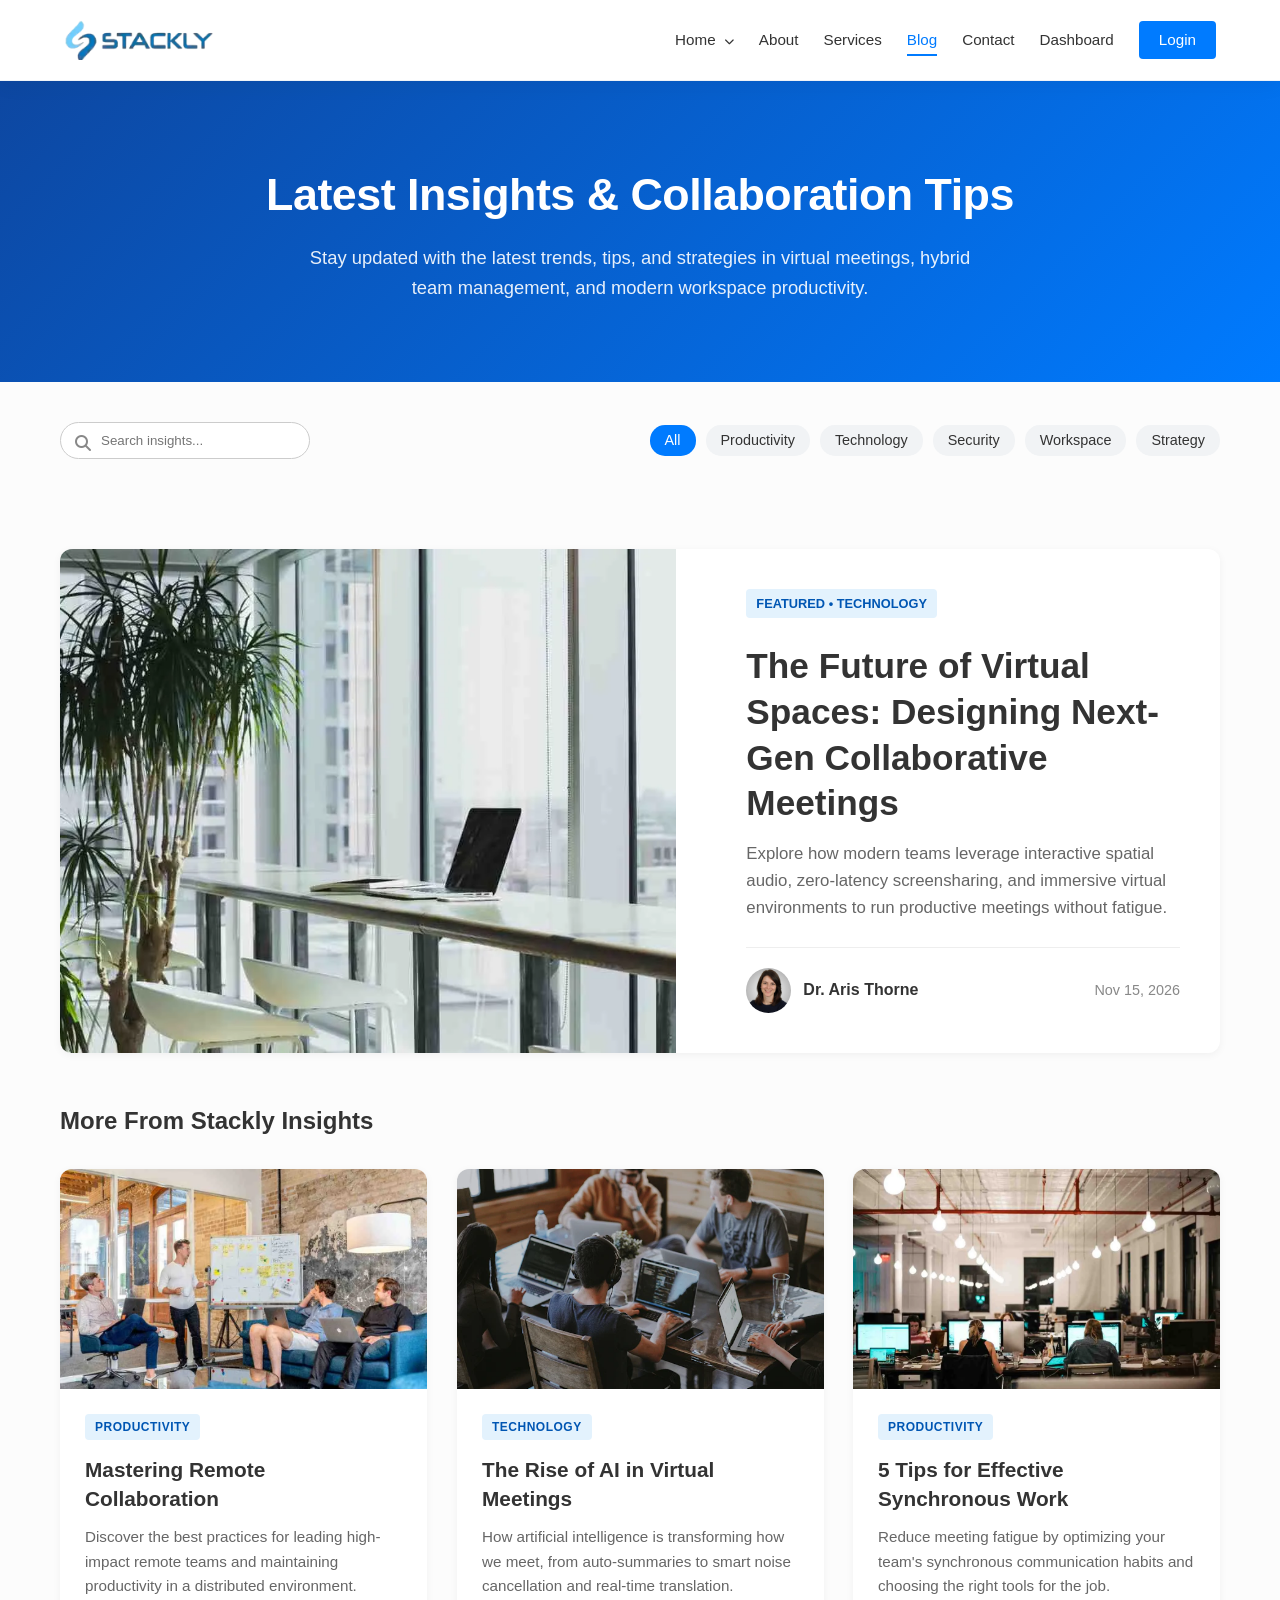
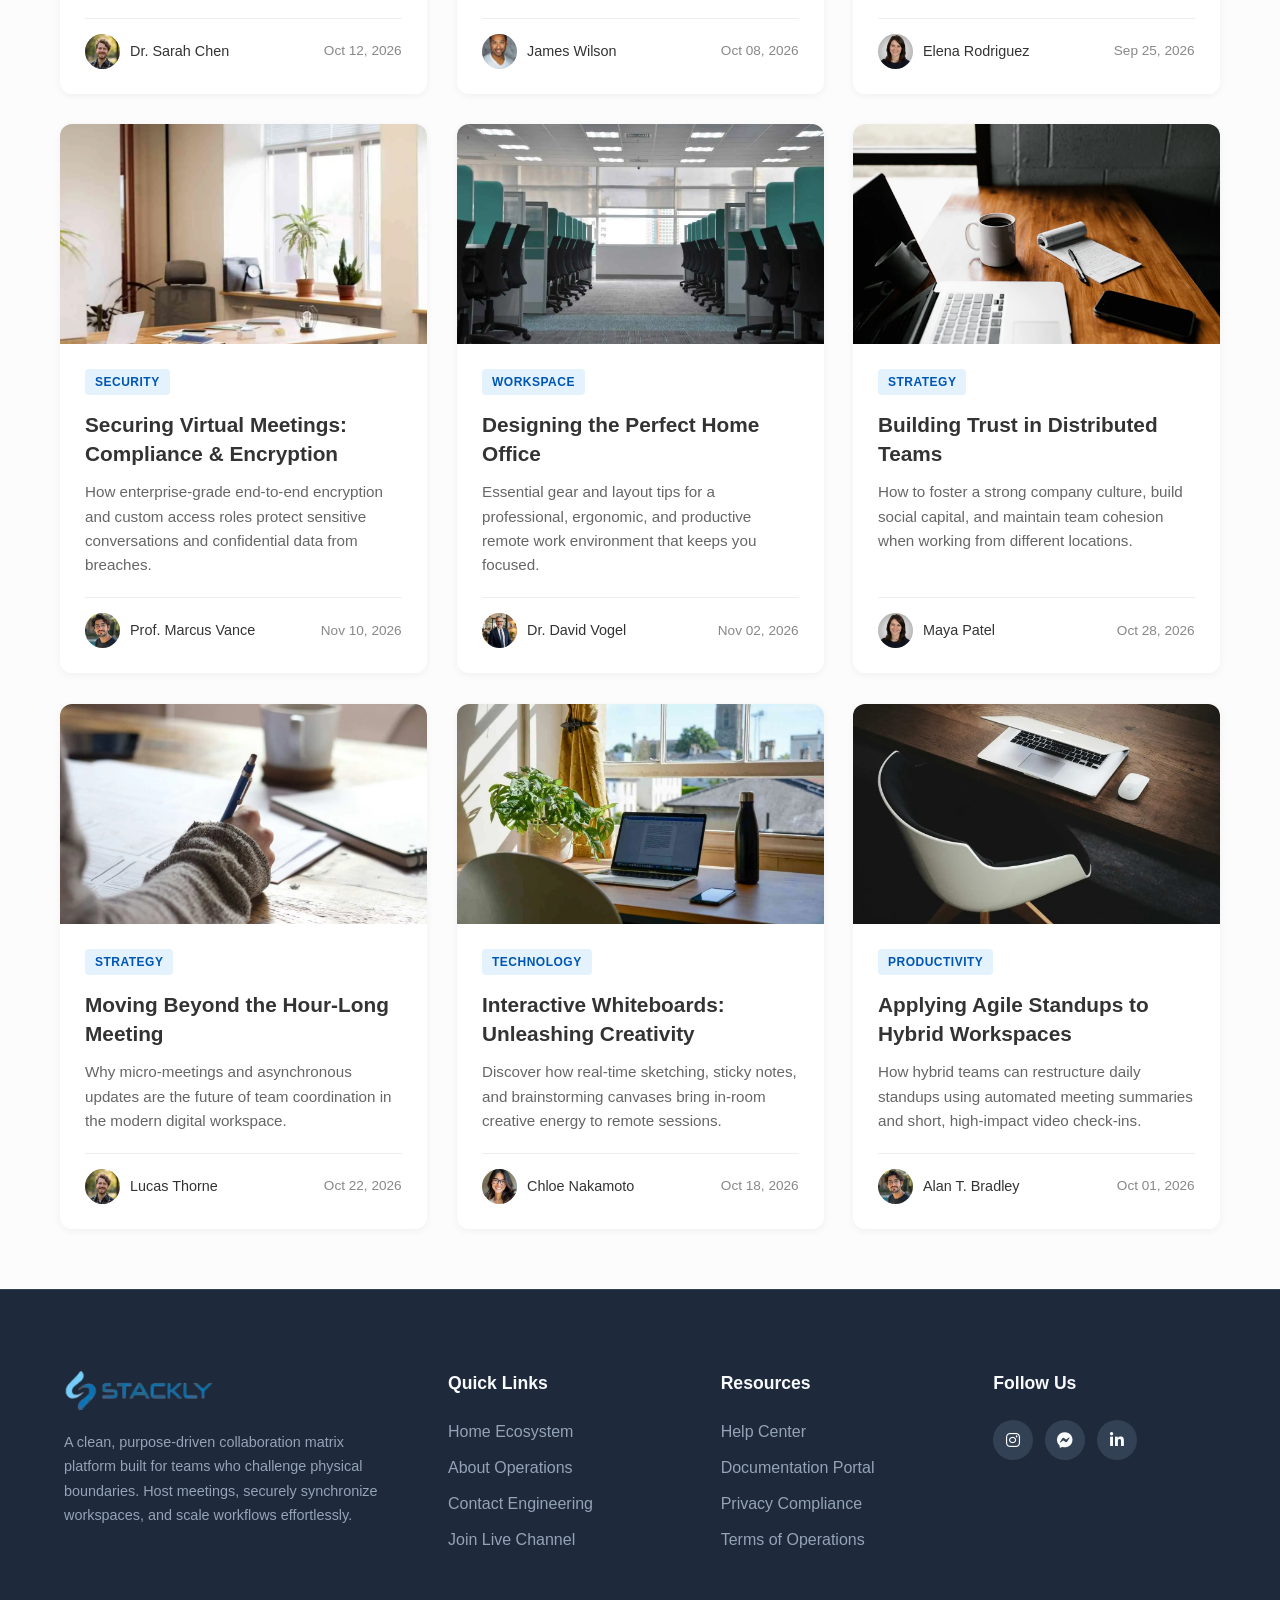
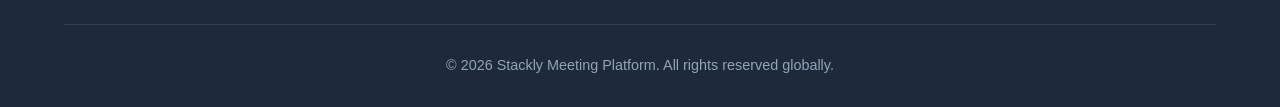
<file: blog.html>
<!DOCTYPE html>
<html lang="en">
<head>
    <meta charset="UTF-8">
    <meta name="viewport" content="width=device-width, initial-scale=1.0">
    <title>Blog - Stackly Meeting & Workspace Insights</title>
    <link rel="stylesheet" href="blog.css">
    <link rel="stylesheet" href="https://cdnjs.cloudflare.com/ajax/libs/font-awesome/6.4.0/css/all.min.css" integrity="sha512-iecdLmaskl7CVkqkXNQ/ZH/XLlvWZOJyj7Yy7tcenmpD1ypASozpmT/E0iPtmFIB46ZmdtAc9eNBvH0H/ZpiBw==" crossorigin="anonymous" referrerpolicy="no-referrer" />
    <script src="script.js" defer></script>
</head>
<body>

<header class="navbar">
    <div class="logo">
        <img src="assets/logo.webp" alt="Stackly" style="height: 40px;">
    </div>

    <div class="menu-toggle" id="menu-toggle">
        <span></span>
        <span></span>
        <span></span>
    </div>

    <nav id="nav-list">
        <div class="dropdown">
            <a href="index.html" class="dropdown-trigger">Home <i class="fas fa-chevron-down" style="font-size: 10px; margin-left: 4px;"></i></a>
            <div class="dropdown-content">
                <a href="index.html">Home 1 </a>
                <a href="home2.html">Home 2 </a>
            </div>
        </div>

        <a href="about.html">About</a>
        <a href="service.html">Services</a>
        <a href="blog.html">Blog</a>
        <a href="contact.html">Contact</a>
        <a href="dashboard.html">Dashboard</a>

        <a href="login.html" class="login-btn">Login</a>
    </nav>
</header>

<section class="blog-hero">
    <div class="container">
        <h1>Latest Insights & Collaboration Tips</h1>
        <p>Stay updated with the latest trends, tips, and strategies in virtual meetings, hybrid team management, and modern workspace productivity.</p>
    </div>
</section>

<!-- Filter and Search Section -->
<section class="blog-filters" style="margin-top: 40px;">
    <div class="container filters-container">
        <div class="search-bar">
            <input type="text" placeholder="Search insights...">
            <i class="fas fa-search"></i>
        </div>
        <div class="categories-tags">
            <span class="filter-tag active">All</span>
            <span class="filter-tag">Productivity</span>
            <span class="filter-tag">Technology</span>
            <span class="filter-tag">Security</span>
            <span class="filter-tag">Workspace</span>
            <span class="filter-tag">Strategy</span>
        </div>
    </div>
</section>

<section class="blog-section">
    <div class="container">
        
        <!-- Featured Large Blog Post -->
        <div class="featured-post reveal">
            <img src="assets/toWEBP (1) (2)/workplace.webp" alt="Digital Team Collaboration" class="featured-img">
            <div class="featured-content">
                <span class="featured-category">Featured • Technology</span>
                <h2 class="featured-title">The Future of Virtual Spaces: Designing Next-Gen Collaborative Meetings</h2>
                <p class="featured-desc">Explore how modern teams leverage interactive spatial audio, zero-latency screensharing, and immersive virtual environments to run productive meetings without fatigue.</p>
                <div class="featured-footer">
                    <div class="featured-author">
                        <img src="assets/uifaces-popular-avatar (1) (1).webp" alt="Dr. Aris Thorne">
                        <span>Dr. Aris Thorne</span>
                    </div>
                    <span class="featured-date">Nov 15, 2026</span>
                </div>
            </div>
        </div>

        <h2 style="margin-bottom: 30px;">More From Stackly Insights</h2>

        <div class="blog-grid">
            <!-- Blog Post 1 -->
            <article class="blog-card reveal">
                <img src="assets/toWEBP (1) (2)/team-meeting.webp" alt="Remote Collaboration" class="blog-img">
                <div class="blog-content">
                    <span class="blog-category">Productivity</span>
                    <h3>Mastering Remote Collaboration</h3>
                    <p>Discover the best practices for leading high-impact remote teams and maintaining productivity in a distributed environment.</p>
                    <div class="blog-footer">
                        <div class="author">
                            <img src="assets/uifaces-popular-avatar (2) (1).webp" alt="Dr. Sarah Chen">
                            <span>Dr. Sarah Chen</span>
                        </div>
                        <span class="date">Oct 12, 2026</span>
                    </div>
                </div>
            </article>

            <!-- Blog Post 2 -->
            <article class="blog-card reveal">
                <img src="assets/hero_image_1.webp" alt="AI in Meetings" class="blog-img">
                <div class="blog-content">
                    <span class="blog-category">Technology</span>
                    <h3>The Rise of AI in Virtual Meetings</h3>
                    <p>How artificial intelligence is transforming how we meet, from auto-summaries to smart noise cancellation and real-time translation.</p>
                    <div class="blog-footer">
                        <div class="author">
                            <img src="assets/user_profile.webp" alt="James Wilson">
                            <span>James Wilson</span>
                        </div>
                        <span class="date">Oct 08, 2026</span>
                    </div>
                </div>
            </article>

            <!-- Blog Post 3 -->
            <article class="blog-card reveal">
                <img src="assets/toWEBP (1) (2)/workplace1.webp" alt="Synchronous Work" class="blog-img">
                <div class="blog-content">
                    <span class="blog-category">Productivity</span>
                    <h3>5 Tips for Effective Synchronous Work</h3>
                    <p>Reduce meeting fatigue by optimizing your team's synchronous communication habits and choosing the right tools for the job.</p>
                    <div class="blog-footer">
                        <div class="author">
                            <img src="assets/uifaces-popular-avatar (1) (1).webp" alt="Elena Rodriguez">
                            <span>Elena Rodriguez</span>
                        </div>
                        <span class="date">Sep 25, 2026</span>
                    </div>
                </div>
            </article>

            <!-- Blog Post 4 -->
            <article class="blog-card reveal">
                <img src="assets/toWEBP (1) (2)/workplace2.webp" alt="Securing Virtual Meetings" class="blog-img">
                <div class="blog-content">
                    <span class="blog-category">Security</span>
                    <h3>Securing Virtual Meetings: Compliance & Encryption</h3>
                    <p>How enterprise-grade end-to-end encryption and custom access roles protect sensitive conversations and confidential data from breaches.</p>
                    <div class="blog-footer">
                        <div class="author">
                            <img src="assets/uifaces-popular-avatar (4) (1).webp" alt="Prof. Marcus Vance">
                            <span>Prof. Marcus Vance</span>
                        </div>
                        <span class="date">Nov 10, 2026</span>
                    </div>
                </div>
            </article>

            <!-- Blog Post 5 -->
            <article class="blog-card reveal">
                <img src="assets/toWEBP (1) (2)/banner-office.webp" alt="Home Office" class="blog-img">
                <div class="blog-content">
                    <span class="blog-category">Workspace</span>
                    <h3>Designing the Perfect Home Office</h3>
                    <p>Essential gear and layout tips for a professional, ergonomic, and productive remote work environment that keeps you focused.</p>
                    <div class="blog-footer">
                        <div class="author">
                            <img src="assets/author_david_vogel.png" alt="Dr. David Vogel">
                            <span>Dr. David Vogel</span>
                        </div>
                        <span class="date">Nov 02, 2026</span>
                    </div>
                </div>
            </article>

            <!-- Blog Post 6 -->
            <article class="blog-card reveal">
                <img src="assets/collab_image.webp" alt="Distributed Trust" class="blog-img">
                <div class="blog-content">
                    <span class="blog-category">Strategy</span>
                    <h3>Building Trust in Distributed Teams</h3>
                    <p>How to foster a strong company culture, build social capital, and maintain team cohesion when working from different locations.</p>
                    <div class="blog-footer">
                        <div class="author">
                            <img src="assets/uifaces-popular-avatar (1) (1).webp" alt="Maya Patel">
                            <span>Maya Patel</span>
                        </div>
                        <span class="date">Oct 28, 2026</span>
                    </div>
                </div>
            </article>

            <!-- Blog Post 7 -->
            <article class="blog-card reveal">
                <img src="assets/toWEBP (1) (2)/writing.webp" alt="Meeting Future" class="blog-img">
                <div class="blog-content">
                    <span class="blog-category">Strategy</span>
                    <h3>Moving Beyond the Hour-Long Meeting</h3>
                    <p>Why micro-meetings and asynchronous updates are the future of team coordination in the modern digital workspace.</p>
                    <div class="blog-footer">
                        <div class="author">
                            <img src="assets/uifaces-popular-avatar (2) (1).webp" alt="Lucas Thorne">
                            <span>Lucas Thorne</span>
                        </div>
                        <span class="date">Oct 22, 2026</span>
                    </div>
                </div>
            </article>

            <!-- Blog Post 8 -->
            <article class="blog-card reveal">
                <img src="assets/toWEBP (1) (2)/workplace3.webp" alt="Digital Whiteboards" class="blog-img">
                <div class="blog-content">
                    <span class="blog-category">Technology</span>
                    <h3>Interactive Whiteboards: Unleashing Creativity</h3>
                    <p>Discover how real-time sketching, sticky notes, and brainstorming canvases bring in-room creative energy to remote sessions.</p>
                    <div class="blog-footer">
                        <div class="author">
                            <img src="assets/uifaces-popular-avatar (3) (1).webp" alt="Chloe Nakamoto">
                            <span>Chloe Nakamoto</span>
                        </div>
                        <span class="date">Oct 18, 2026</span>
                    </div>
                </div>
            </article>

            <!-- Blog Post 9 -->
            <article class="blog-card reveal">
                <img src="assets/toWEBP (1) (2)/workplace4.webp" alt="Agile Standups" class="blog-img">
                <div class="blog-content">
                    <span class="blog-category">Productivity</span>
                    <h3>Applying Agile Standups to Hybrid Workspaces</h3>
                    <p>How hybrid teams can restructure daily standups using automated meeting summaries and short, high-impact video check-ins.</p>
                    <div class="blog-footer">
                        <div class="author">
                            <img src="assets/uifaces-popular-avatar (4) (1).webp" alt="Alan T. Bradley">
                            <span>Alan T. Bradley</span>
                        </div>
                        <span class="date">Oct 01, 2026</span>
                    </div>
                </div>
            </article>
        </div>

        <!-- Pagination Controls -->
     
    </div>
</section>

<!-- Newsletter Section -->


<footer class="footer">
    <div class="footer-container">
        <div class="footer-col">
            <div class="logo"><img src="assets/logo.webp" alt="Stackly" style="height: 40px;"></div>
            <p>
                A clean, purpose-driven collaboration matrix platform built for teams who challenge physical boundaries. Host meetings, securely synchronize workspaces, and scale workflows effortlessly.
            </p>
        </div>

        <div class="footer-col">
            <h4>Quick Links</h4>
            <ul>
                <li><a href="index.html">Home Ecosystem</a></li>
                <li><a href="about.html">About Operations</a></li>
                <li><a href="contact.html">Contact Engineering</a></li>
                <li><a href="404.html">Join Live Channel</a></li>
            </ul>
        </div>

        <div class="footer-col">
            <h4>Resources</h4>
            <ul>
                <li><a href="404.html">Help Center</a></li>
                <li><a href="404.html">Documentation Portal</a></li>
                <li><a href="404.html">Privacy Compliance</a></li>
                <li><a href="404.html">Terms of Operations</a></li>
            </ul>
        </div>

        <div class="footer-col">
            <h4>Follow Us</h4>
            <div class="social-links">
                <a href="404.html" aria-label="Instagram Profile"><i class="fa-brands fa-instagram"></i></a>
                <a href="404.html" aria-label="Messenger Channel"><i class="fa-brands fa-facebook-messenger"></i></a>
            
                <a href="404.html" aria-label="LinkedIn Ecosystem"><i class="fa-brands fa-linkedin-in"></i></a>
            </div>
        </div>
    </div>

    <div class="footer-bottom">
        <p>&copy; 2026 Stackly Meeting Platform. All rights reserved globally.</p>
    </div>
</footer>

<script>
    // Menu Toggle
    document.getElementById('menu-toggle').addEventListener('click', function() {
        document.getElementById('nav-list').classList.toggle('active');
    });

    // Scroll Reveal Animation
    function reveal() {
        let reveals = document.querySelectorAll(".reveal");
        for (let i = 0; i < reveals.length; i++) {
            let windowHeight = window.innerHeight;
            let elementTop = reveals[i].getBoundingClientRect().top;
            let elementVisible = 100;
            if (elementTop < windowHeight - elementVisible) {
                reveals[i].classList.add("active");
            }
        }
    }
    window.addEventListener("scroll", reveal);
    document.addEventListener("DOMContentLoaded", reveal);

    // Active Navbar Link Logic
    const currentPath = window.location.pathname.split('/').pop() || 'index.html';
    document.querySelectorAll('#nav-list a').forEach(link => {
        if (link.getAttribute('href') === currentPath) {
            link.classList.add('active');
        }
    });

    // Client-side Filter & Search Logic
    const searchInput = document.querySelector('.search-bar input');
    const filterTags = document.querySelectorAll('.filter-tag');
    const blogCards = document.querySelectorAll('.blog-card');
    const featuredCard = document.querySelector('.featured-post');

    function filterPosts() {
        const searchTerm = searchInput.value.toLowerCase().trim();
        const activeTag = document.querySelector('.filter-tag.active').textContent.trim();

        blogCards.forEach(card => {
            const title = card.querySelector('h3').textContent.toLowerCase();
            const desc = card.querySelector('p').textContent.toLowerCase();
            const category = card.querySelector('.blog-category').textContent.trim();

            const matchesSearch = title.includes(searchTerm) || desc.includes(searchTerm);
            const matchesCategory = activeTag === 'All' || category.toLowerCase() === activeTag.toLowerCase();

            if (matchesSearch && matchesCategory) {
                card.style.display = 'flex';
                setTimeout(() => {
                    card.classList.add('active');
                }, 50);
            } else {
                card.style.display = 'none';
                card.classList.remove('active');
            }
        });

        // For featured post
        if (featuredCard) {
            const fTitle = featuredCard.querySelector('.featured-title').textContent.toLowerCase();
            const fDesc = featuredCard.querySelector('.featured-desc').textContent.toLowerCase();
            const fCategory = featuredCard.querySelector('.featured-category').textContent.trim();

            const matchesSearch = fTitle.includes(searchTerm) || fDesc.includes(searchTerm);
            // Check if fCategory contains the activeTag (excluding "Featured • ")
            const categoryClean = fCategory.replace('Featured • ', '').trim();
            const matchesCategory = activeTag === 'All' || categoryClean.toLowerCase() === activeTag.toLowerCase();

            if (matchesSearch && matchesCategory) {
                featuredCard.style.display = 'grid';
                setTimeout(() => {
                    featuredCard.classList.add('active');
                }, 50);
            } else {
                featuredCard.style.display = 'none';
                featuredCard.classList.remove('active');
            }
        }
    }

    if (searchInput) {
        searchInput.addEventListener('input', filterPosts);
    }

    filterTags.forEach(tag => {
        tag.addEventListener('click', () => {
            filterTags.forEach(t => t.classList.remove('active'));
            tag.classList.add('active');
            filterPosts();
        });
    });
</script>

</body>
</html>
</file>
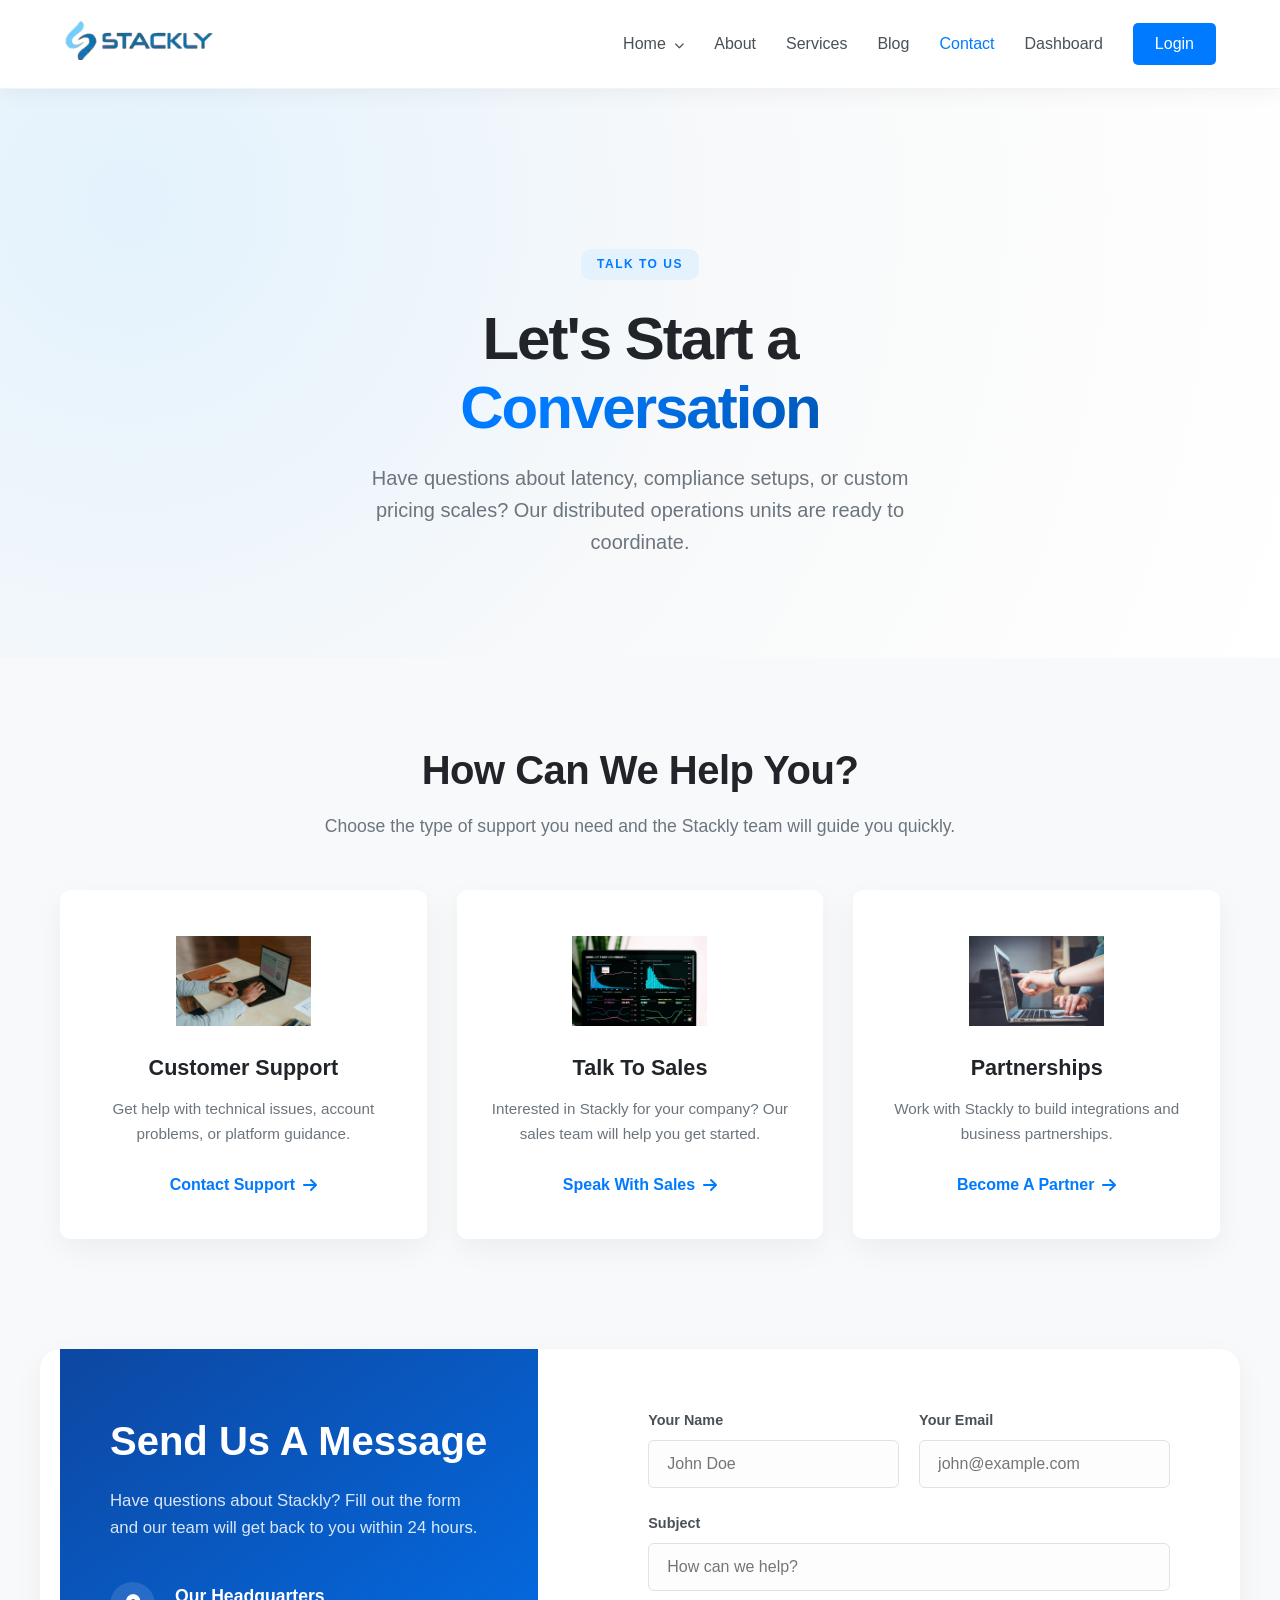
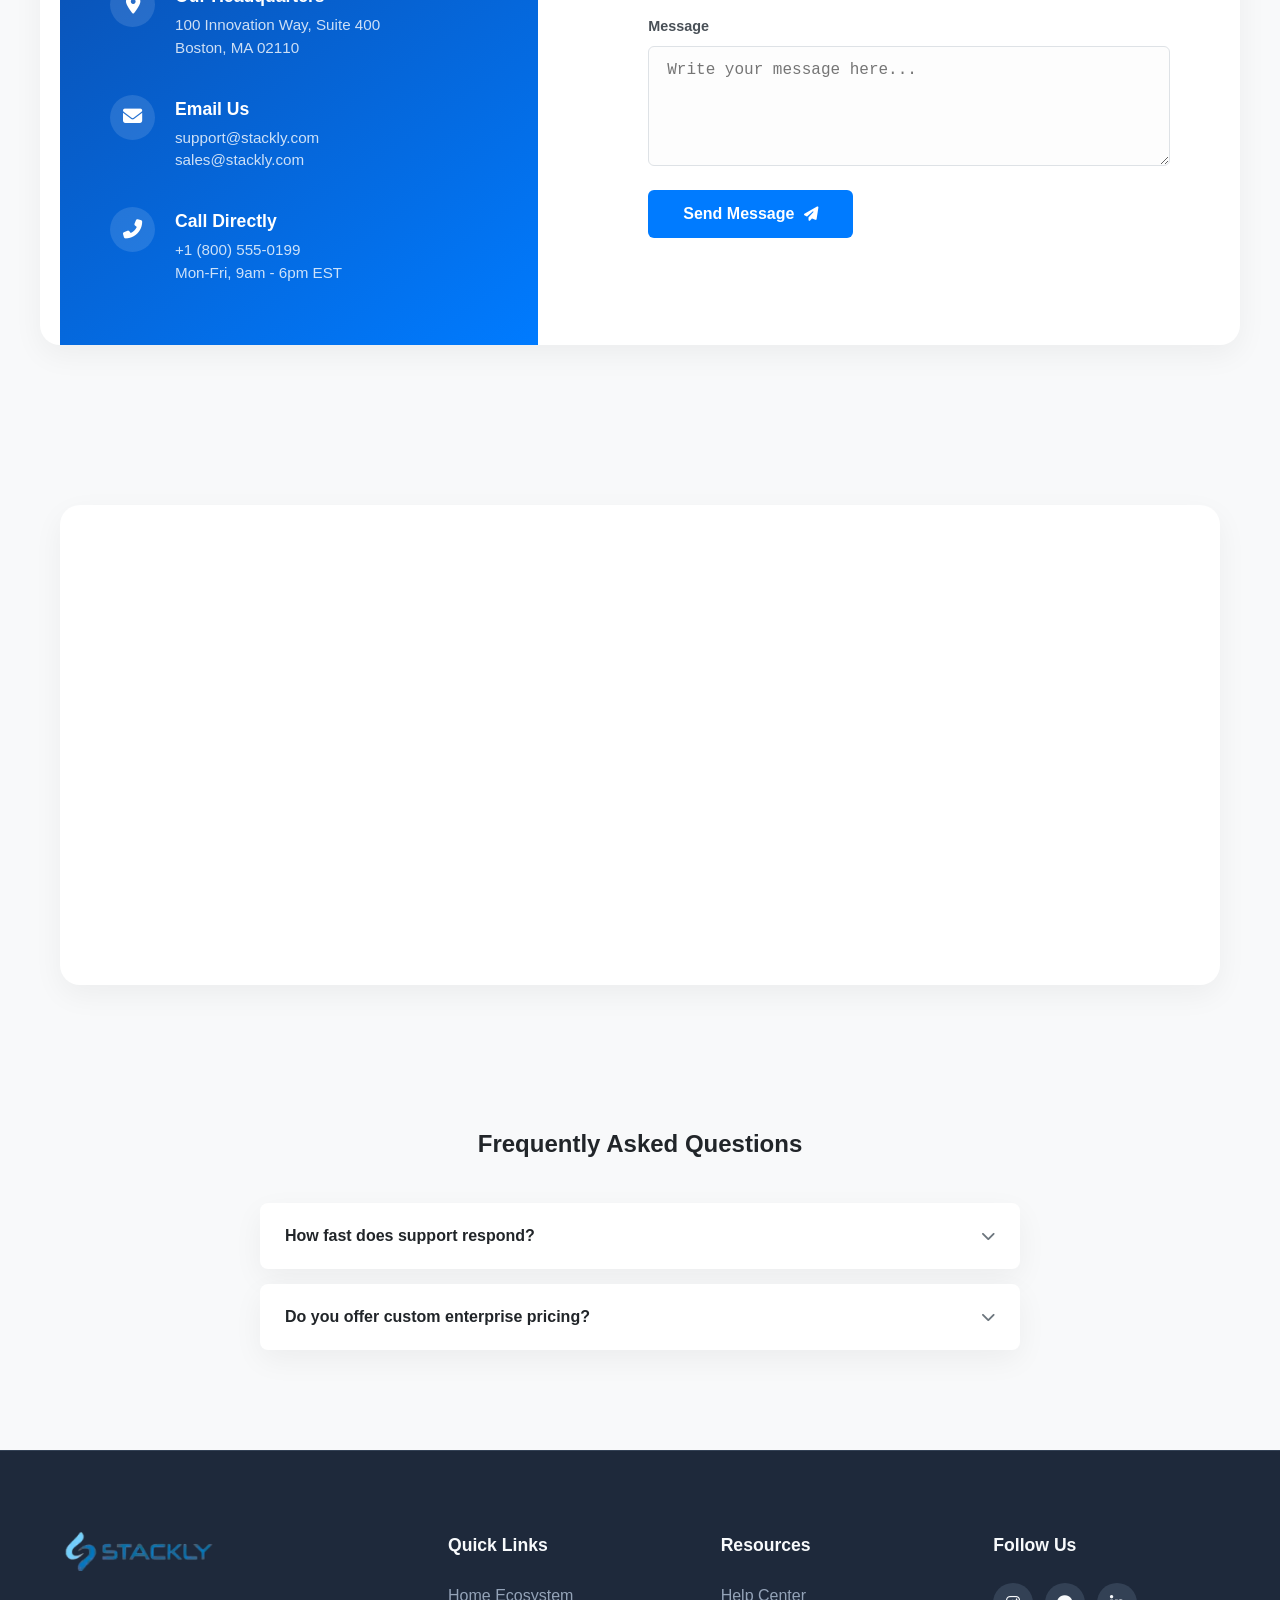
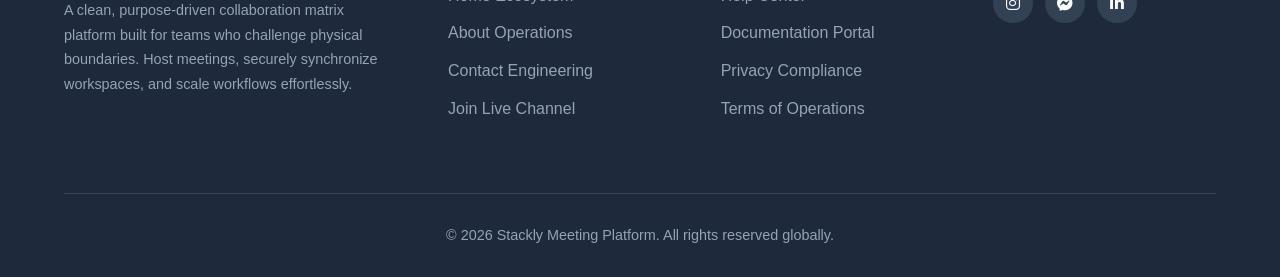
<file: contact.html>
<!DOCTYPE html>
<html lang="en">
<head>
    <meta charset="UTF-8">
    <meta name="viewport" content="width=device-width, initial-scale=1.0">
    <title>Stackly Contact</title>
    <link rel="stylesheet" href="contact.css">
    <link rel="stylesheet" href="https://cdnjs.cloudflare.com/ajax/libs/font-awesome/6.4.0/css/all.min.css" integrity="sha512-iecdLmaskl7CVkqkXNQ/ZH/XLlvWZOJyj7Yy7tcenmpD1ypASozpmT/E0iPtmFIB46ZmdtAc9eNBvH0H/ZpiBw==" crossorigin="anonymous" referrerpolicy="no-referrer" />
</head>
<body>

<header class="navbar">
    <div class="logo">
        <img src="assets/logo.webp" alt="Stackly" style="height: 40px;">
    </div>

    <div class="menu-toggle" id="menu-toggle">
        <span></span>
        <span></span>
        <span></span>
    </div>

    <nav id="nav-list">
        <div class="dropdown">
            <a href="index.html" class="dropdown-trigger">Home <i class="fas fa-chevron-down" style="font-size: 10px; margin-left: 4px;"></i></a>
            <div class="dropdown-content">
                <a href="index.html">Home 1 </a>
                <a href="home2.html">Home 2 </a>
            </div>
        </div>

        <a href="about.html">About</a>
        <a href="service.html">Services</a>
        <a href="blog.html">Blog</a>
        <a href="contact.html">Contact</a>
        <a href="dashboard.html">Dashboard</a>

        <a href="login.html" class="login-btn">Login</a>
    </nav>
</header>

<section class="contact-hero">
    <div class="container hero-content">
        <span class="badge fade-up">TALK TO US</span>
        <h1 class="fade-up" style="animation-delay: 0.05s;">Let's Start a <br><span>Conversation</span></h1>
        <p class="fade-up" style="animation-delay: 0.15s;">Have questions about latency, compliance setups, or custom pricing scales? Our distributed operations units are ready to coordinate.</p>
    </div>
</section>

<section class="help-section">
    <div class="container">
        <h2>How Can We Help You?</h2>
        <p class="subtitle">Choose the type of support you need and the Stackly team will guide you quickly.</p>
        
        <div class="help-container">
            <div class="help-card fade-up">
                <div class="card-icon-wrapper">
                    <img src="assets/toWEBP (1) (2)/skills.webp" alt="support">
                </div>
                <h3>Customer Support</h3>
                <p>Get help with technical issues, account problems, or platform guidance.</p>
                <a href="404.html">Contact Support <i class="fas fa-arrow-right"></i></a>
            </div>

            <div class="help-card fade-up" style="animation-delay: 0.1s;">
                <div class="card-icon-wrapper">
                    <img src="assets/sales_illustration.webp" alt="sales">
                </div>
                <h3>Talk To Sales</h3>
                <p>Interested in Stackly for your company? Our sales team will help you get started.</p>
                <a href="404.html">Speak With Sales <i class="fas fa-arrow-right"></i></a>
            </div>

            <div class="help-card fade-up" style="animation-delay: 0.2s;">
                <div class="card-icon-wrapper">
                    <img src="assets/partner_illustration.webp" alt="partner">
                </div>
                <h3>Partnerships</h3>
                <p>Work with Stackly to build integrations and business partnerships.</p>
                <a href="404.html">Become A Partner <i class="fas fa-arrow-right"></i></a>
            </div>
        </div>
    </div>
</section>

<section class="contact-wrapper">
    <div class="container contact-grid">
        
        <div class="contact-info-panel fade-up">
            <div class="info-header">
                <h1>Send Us A Message</h1>
                <p>Have questions about Stackly? Fill out the form and our team will get back to you within 24 hours.</p>
            </div>
            
            <div class="info-list">
                <div class="info-item">
                    <div class="info-icon"><i class="fas fa-map-marker-alt"></i></div>
                    <div class="info-text">
                        <h4>Our Headquarters</h4>
                        <p>100 Innovation Way, Suite 400<br>Boston, MA 02110</p>
                    </div>
                </div>
                <div class="info-item">
                    <div class="info-icon"><i class="fas fa-envelope"></i></div>
                    <div class="info-text">
                        <h4>Email Us</h4>
                        <p>support@stackly.com<br>sales@stackly.com</p>
                    </div>
                </div>
                <div class="info-item">
                    <div class="info-icon"><i class="fas fa-phone-alt"></i></div>
                    <div class="info-text">
                        <h4>Call Directly</h4>
                        <p>+1 (800) 555-0199<br>Mon-Fri, 9am - 6pm EST</p>
                    </div>
                </div>
            </div>
        </div>

        <div class="contact-form-panel fade-up" style="animation-delay: 0.15s;">
            <form class="contact-form" onsubmit="window.location.href='404.html'; return false;">
                <div class="form-row">
                    <div class="form-group">
                        <label>Your Name</label>
                        <input type="text" placeholder="John Doe" required>
                    </div>
                    <div class="form-group">
                        <label>Your Email</label>
                        <input type="email" placeholder="john@example.com" required>
                    </div>
                </div>
                <div class="form-group">
                    <label>Subject</label>
                    <input type="text" placeholder="How can we help?" required>
                </div>
                <div class="form-group">
                    <label>Message</label>
                    <textarea placeholder="Write your message here..." rows="5" required></textarea>
                </div>
                <button type="submit" class="submit-btn">
                    <span>Send Message</span> <i class="fas fa-paper-plane"></i>
                </button>
            </form>
        </div>

    </div>
</section>

<section class="map-section reveal">
    <div class="container">
        <div class="map-wrapper">
            <iframe 
                src="https://www.google.com/maps/embed?pb=!1m18!1m12!1m3!1d2948.175249533342!2d-71.05608682343272!3d42.36009093475143!2m3!1f0!2f0!3f0!3m2!1i1024!2i768!4f13.1!3m3!1m2!1s0x89e370843cd34127%3A0xea8c66861a8efde4!2sInnovation%20Dist.%2C%20Boston%2C%20MA%2C%20USA!5e0!3m2!1sen!2sin!4v1718170000000!5m2!1sen!2sin" 
                width="100%" 
                height="450" 
                style="border:0; border-radius: var(--radius);" 
                allowfullscreen="" 
                loading="lazy" 
                referrerpolicy="no-referrer-when-downgrade">
            </iframe>
        </div>
    </div>
</section>

<section class="faq-section">
    <div class="container" style="max-width: 800px;">
        <h2 style="text-align: center; margin-bottom: 40px;">Frequently Asked Questions</h2>
        <div class="faq-accordion">
            <div class="faq-item">
                <div class="faq-question">How fast does support respond? <i class="fas fa-chevron-down"></i></div>
                <div class="faq-answer"><p>Our core technical support unit operates around the clock, aiming to address critical infrastructure items within 2 hours, and standard queries within one business day.</p></div>
            </div>
            <div class="faq-item">
                <div class="faq-question">Do you offer custom enterprise pricing? <i class="fas fa-chevron-down"></i></div>
                <div class="faq-answer"><p>Yes! For teams requiring deep biotechnology data configurations or advanced compliance parameters, contact our sales panel above to customize a dedicated plan details page.</p></div>
            </div>
        </div>
    </div>
</section>

<footer class="footer">
    <div class="footer-container">
        <div class="footer-col">
            <div class="logo"><img src="assets/logo.webp" alt="Stackly" style="height: 40px;"></div>
            <p>
                A clean, purpose-driven collaboration matrix platform built for teams who challenge physical boundaries. Host meetings, securely synchronize workspaces, and scale workflows effortlessly.
            </p>
        </div>

        <div class="footer-col">
            <h4>Quick Links</h4>
            <ul>
                <li><a href="index.html">Home Ecosystem</a></li>
                <li><a href="about.html">About Operations</a></li>
                <li><a href="contact.html">Contact Engineering</a></li>
                <li><a href="404.html">Join Live Channel</a></li>
            </ul>
        </div>

        <div class="footer-col">
            <h4>Resources</h4>
            <ul>
                <li><a href="404.html">Help Center</a></li>
                <li><a href="404.html">Documentation Portal</a></li>
                <li><a href="404.html">Privacy Compliance</a></li>
                <li><a href="404.html">Terms of Operations</a></li>
            </ul>
        </div>

        <div class="footer-col">
            <h4>Follow Us</h4>
            <div class="social-links">
                <a href="404.html" aria-label="Instagram Profile"><i class="fa-brands fa-instagram"></i></a>
                <a href="404.html" aria-label="Messenger Channel"><i class="fa-brands fa-facebook-messenger"></i></a>
               
                <a href="404.html" aria-label="LinkedIn Ecosystem"><i class="fa-brands fa-linkedin-in"></i></a>
            </div>
        </div>
    </div>

    <div class="footer-bottom">
        <p>&copy; 2026 Stackly Meeting Platform. All rights reserved globally.</p>
    </div>
</footer>

<script>
    // Navbar Toggle Links
    const menu = document.getElementById("menu-toggle");
    const nav = document.getElementById("nav-list");

    menu.addEventListener("click", () => {
        nav.classList.toggle("active");
        menu.classList.toggle("open");
    });

    const currentPath = window.location.pathname.split('/').pop() || 'index.html';
    document.querySelectorAll('#nav-list a').forEach(link => {
        if (link.getAttribute('href') === currentPath) {
            link.classList.add('active');
        }
    });

    // FAQ Accordion Handler
    document.querySelectorAll('.faq-question').forEach(item => {
        item.addEventListener('click', () => {
            const parent = item.parentElement;
            parent.classList.toggle('active');
        });
    });

    // Scroll Reveal IntersectionObserver
    const observerOptions = { threshold: 0.1, rootMargin: "0px 0px -40px 0px" };
    const revealObserver = new IntersectionObserver((entries) => {
        entries.forEach(entry => {
            if (entry.isIntersecting) {
                entry.target.classList.add('active');
                revealObserver.unobserve(entry.target);
            }
        });
    }, observerOptions);

    document.querySelectorAll('.reveal').forEach(element => revealObserver.observe(element));
</script>
</body>
</html>
</file>
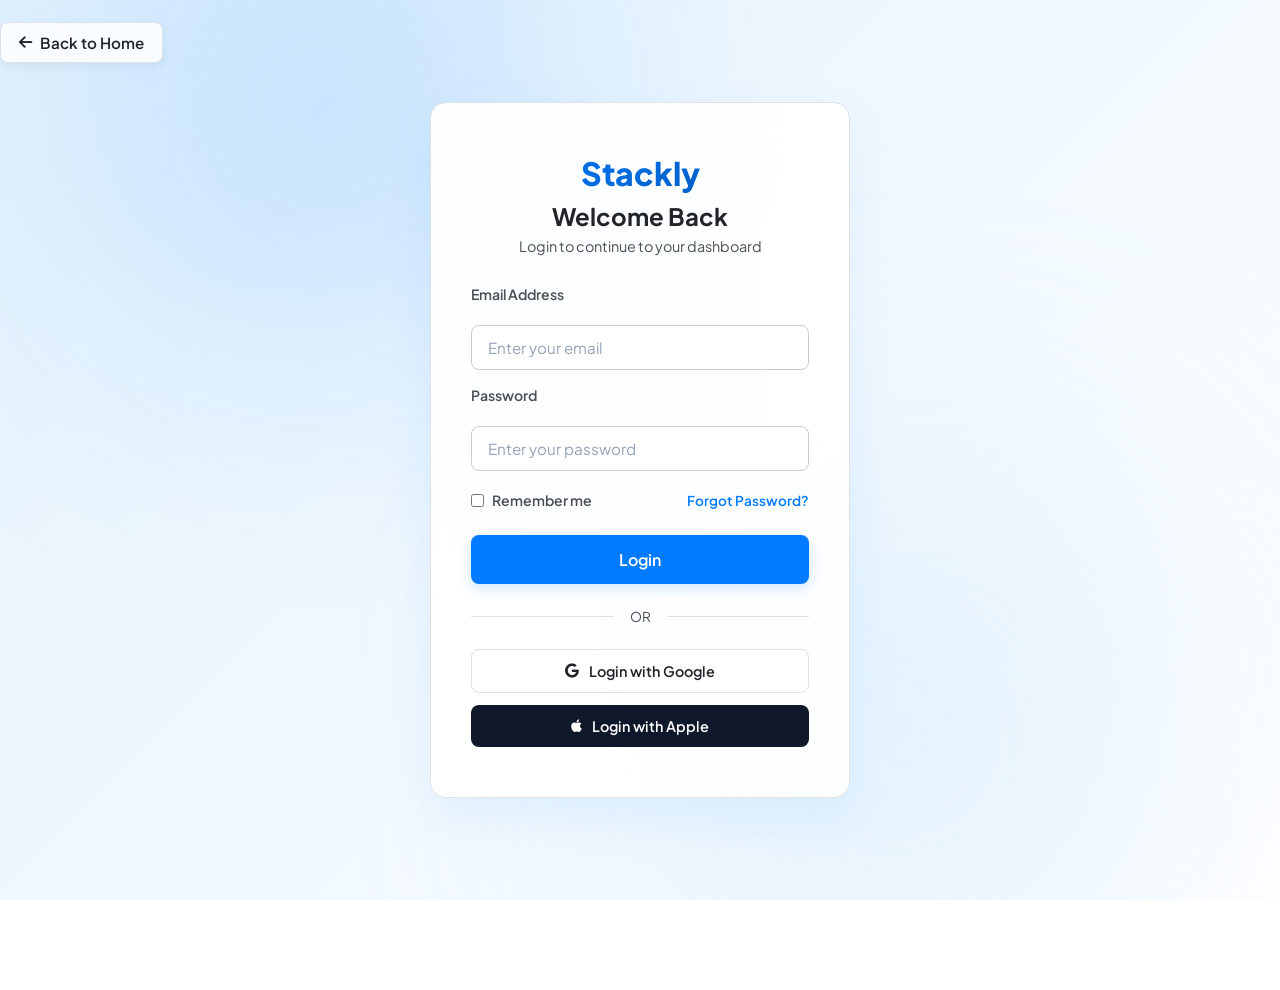
<file: login.html>
<!DOCTYPE html>
<html lang="en">
<head>

<meta charset="UTF-8">
<meta name="viewport" content="width=device-width, initial-scale=1.0">

<title>Stackly Login</title>

<link rel="stylesheet" href="login.css">
<link rel="stylesheet" href="https://cdnjs.cloudflare.com/ajax/libs/font-awesome/6.4.0/css/all.min.css">

</head>

<body>

<div class="login-container">

<a href="index.html" class="back-home-btn">
    <i class="fas fa-arrow-left"></i> Back to Home
</a>

<div class="login-box">

<h1 class="logo">Stackly</h1>

<h2>Welcome Back</h2>
<p class="subtitle">Login to continue to your dashboard</p>

<form action="404.html" method="get">

<label>Email Address</label>
<input type="email" placeholder="Enter your email" required>

<label>Password</label>
<input type="password" placeholder="Enter your password" required>

<div class="login-options">

<label for="remember">
<input type="checkbox" id="remember" name="remember">
Remember me
</label>

<a href="404.html">Forgot Password?</a>

</div>

<button type="submit" class="login-btn">Login</button>

</form>

<div class="divider">
<span>OR</span>
</div>

<div class="social-login">

<a href="404.html" class="google-btn"><i class="fab fa-google"></i> Login with Google</a>
<a href="404.html" class="apple-btn"><i class="fab fa-apple"></i> Login with Apple</a>

</div>

</div>

</div>

</body>
</html>
</file>
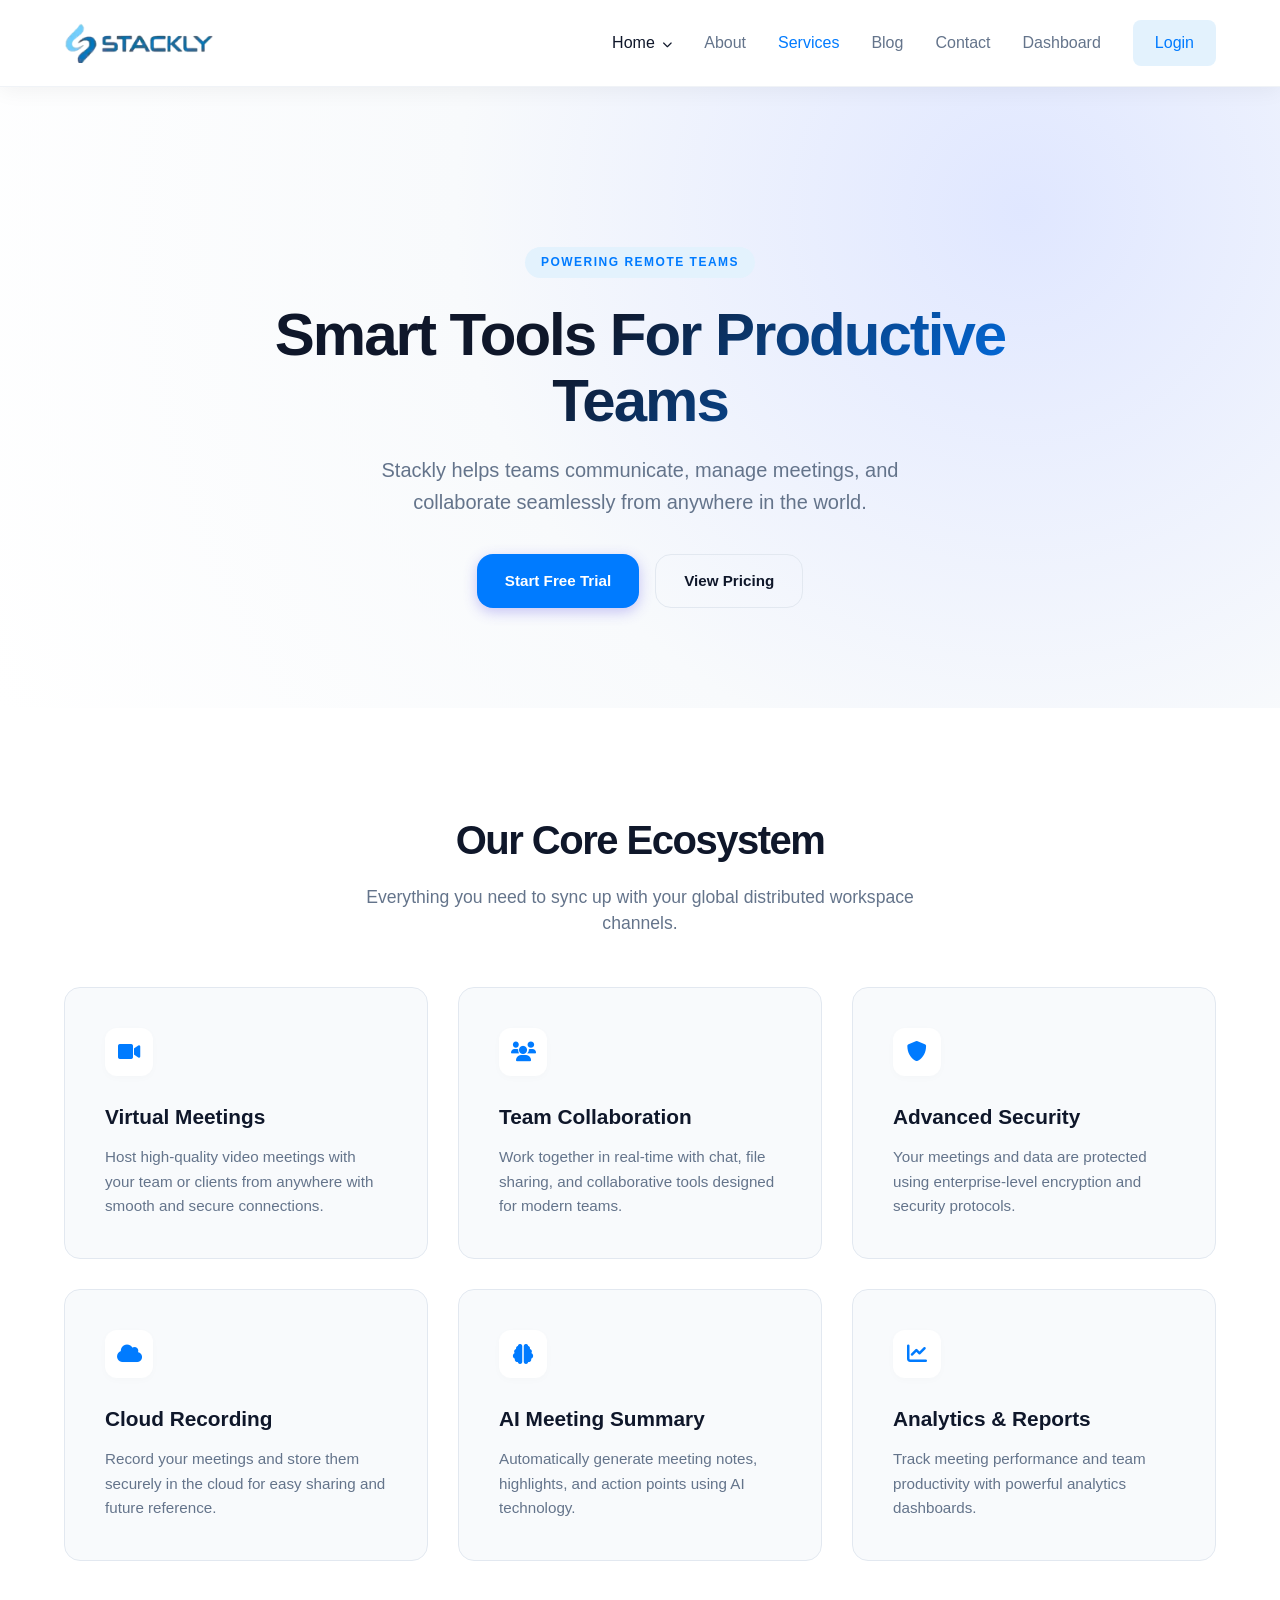
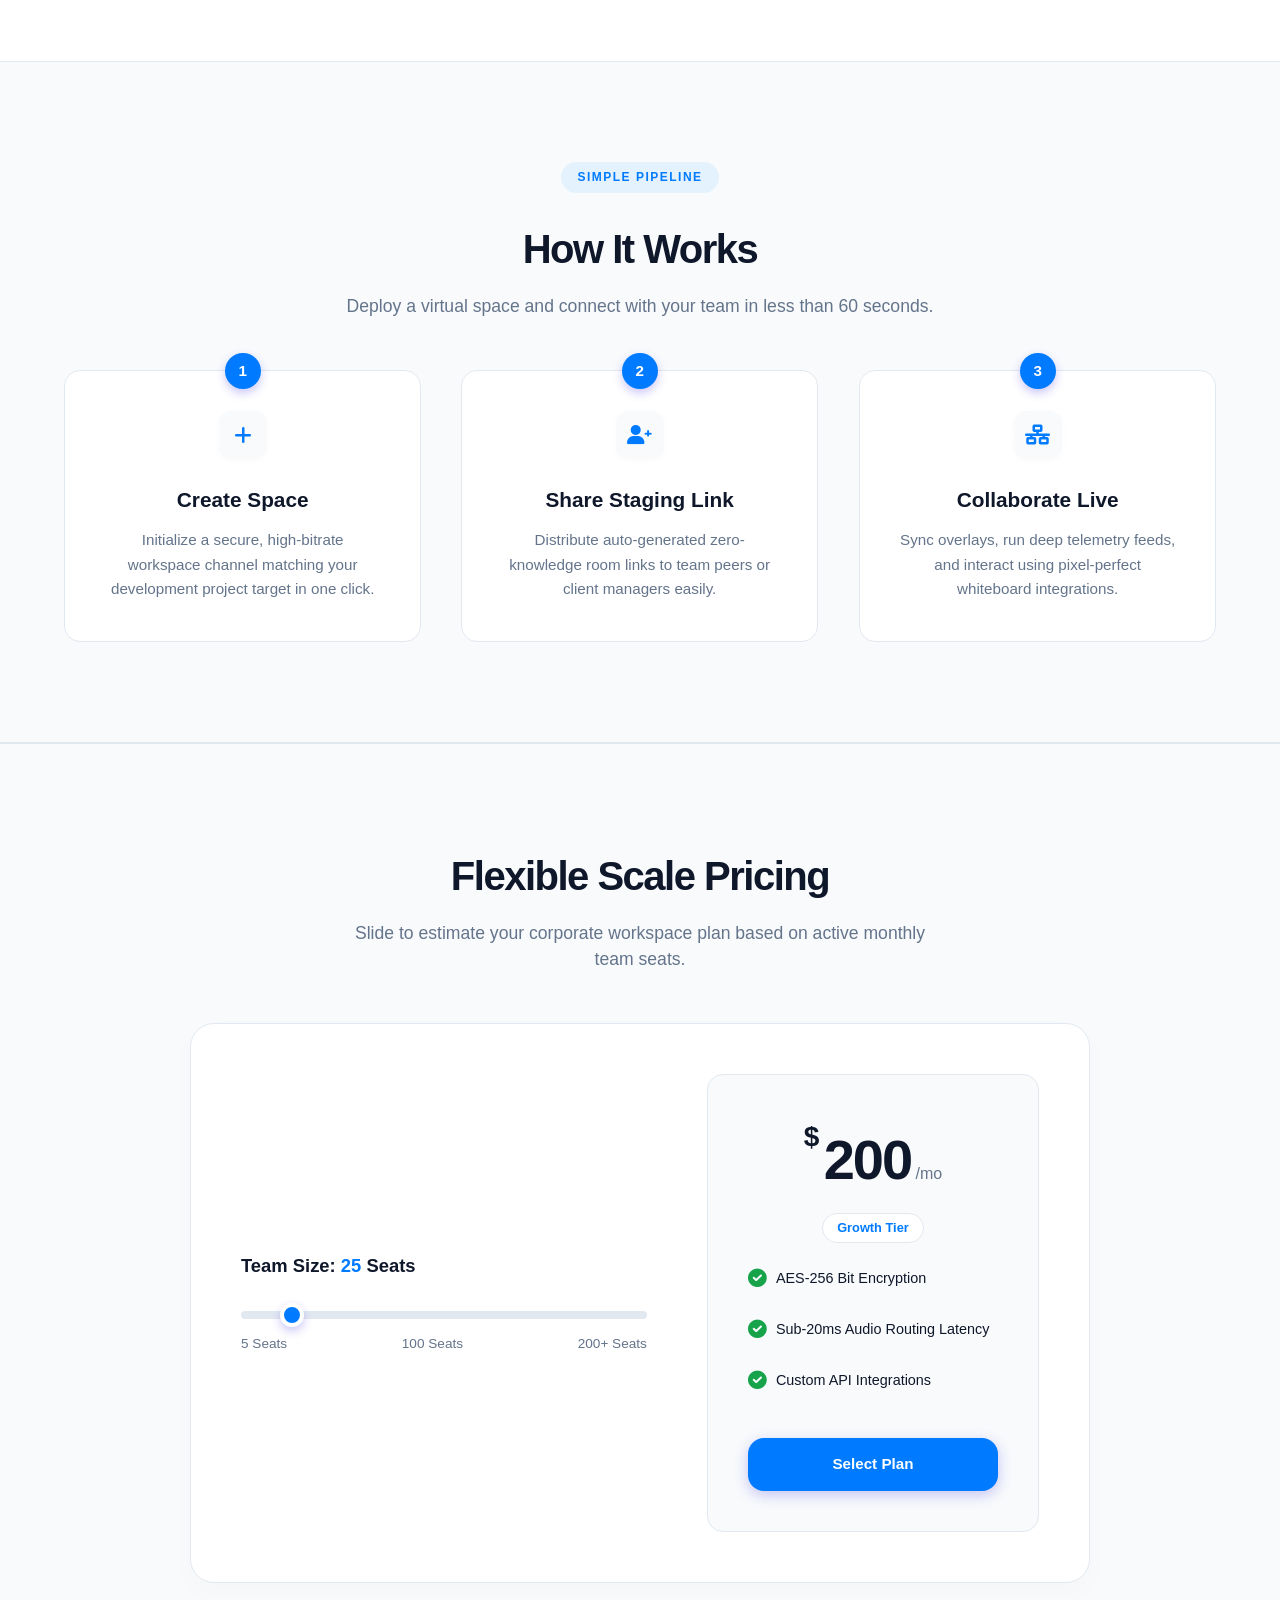
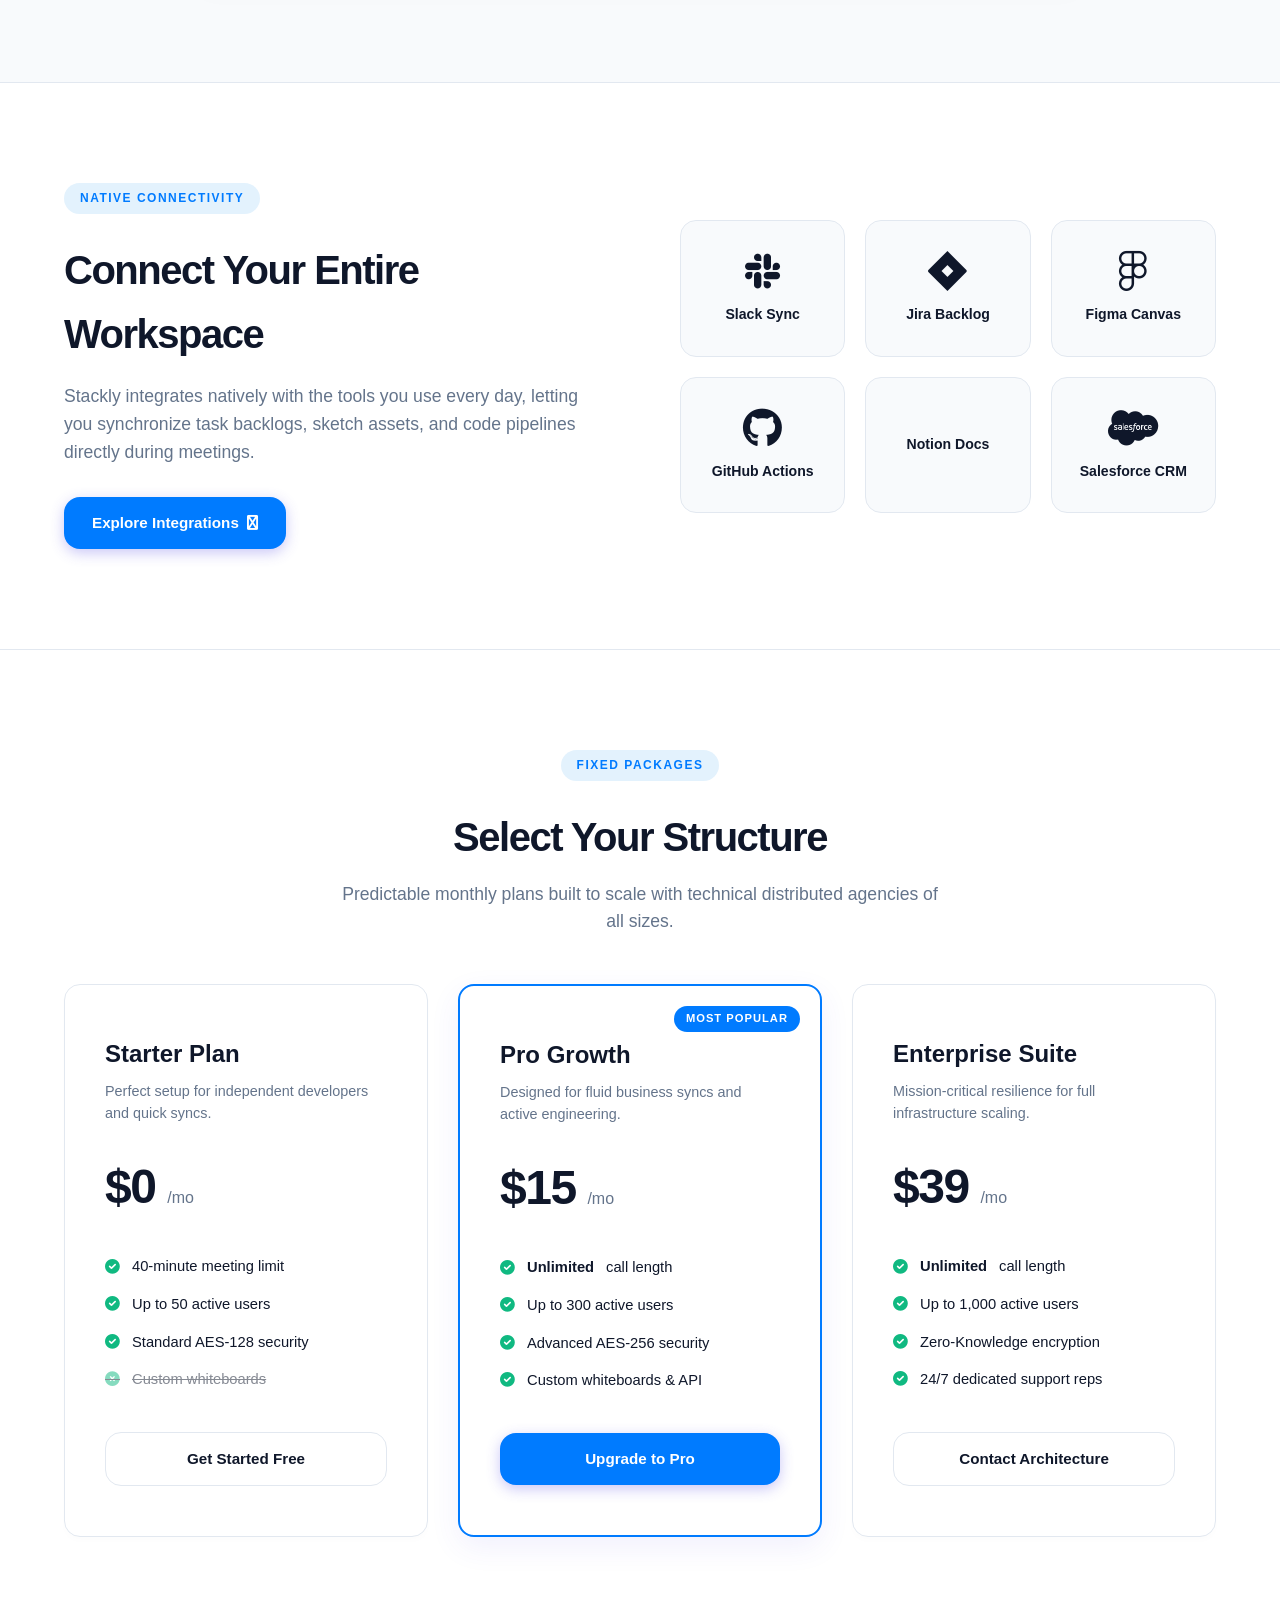
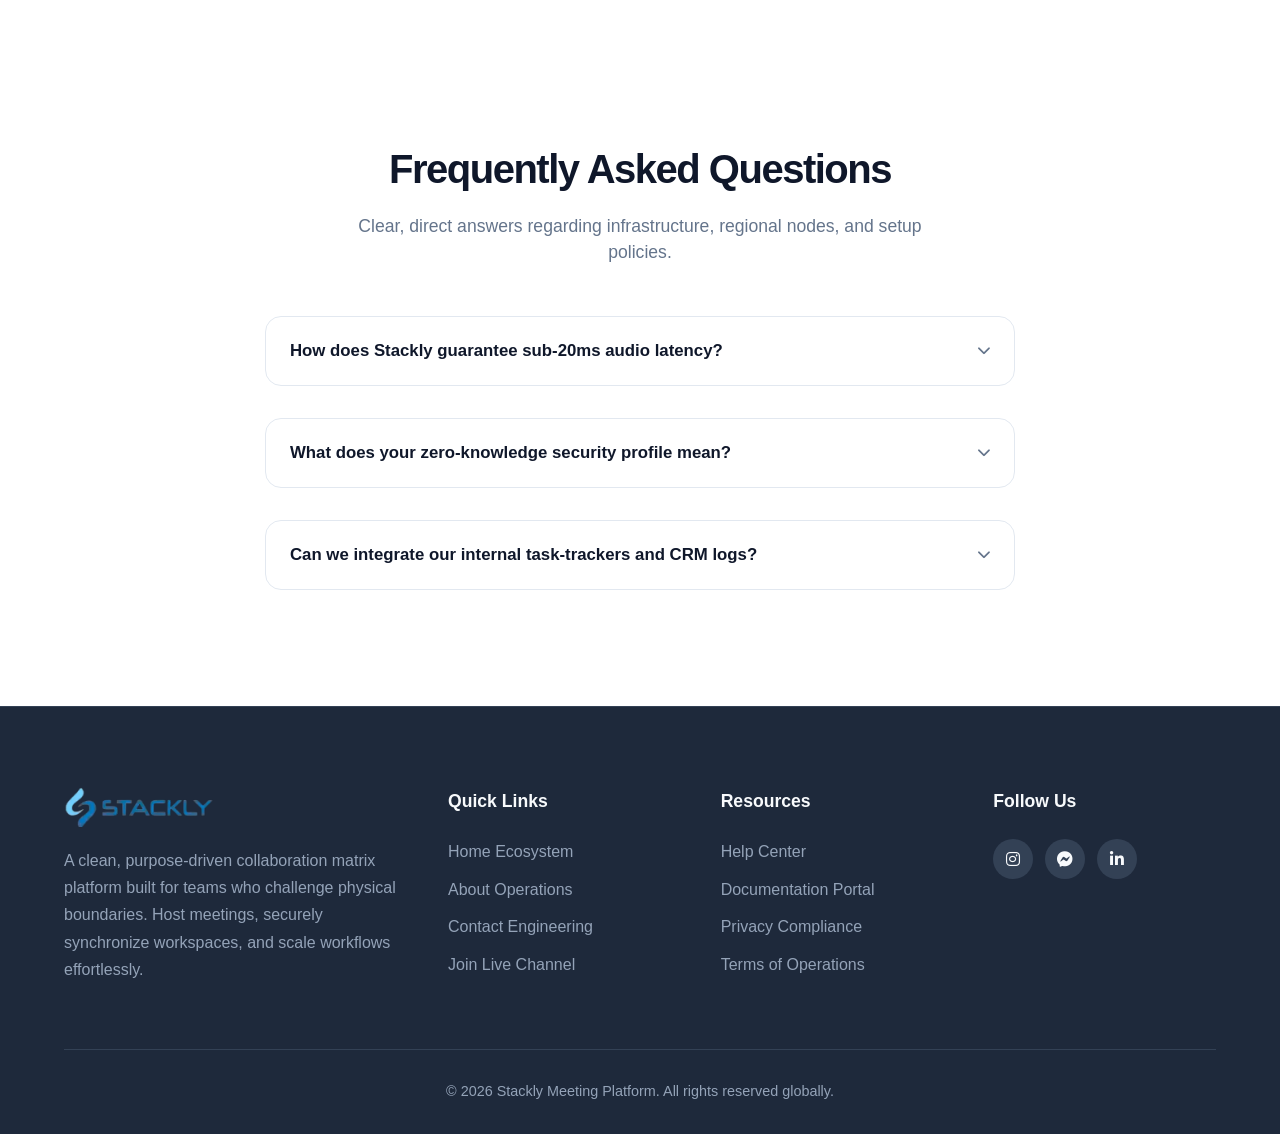
<file: service.html>
<!DOCTYPE html>
<html lang="en">
<head>
    <meta charset="UTF-8">
    <meta name="viewport" content="width=device-width, initial-scale=1.0">
    <title>Our Services - Stackly</title>
    <link rel="stylesheet" href="style.css">
    <link rel="stylesheet" href="service.css">
    <link rel="stylesheet" href="https://cdnjs.cloudflare.com/ajax/libs/font-awesome/6.0.0/css/all.min.css">
</head>
<body>

    <header class="navbar">
        <div class="logo">
            <img src="assets/logo.webp" alt="Stackly" style="height: 40px;">
        </div>

        <div class="menu-toggle" id="menu-toggle">
            <span></span>
            <span></span>
            <span></span>
        </div>

        <nav id="nav-list">
            <div class="dropdown">
                <a href="index.html" class="dropdown-trigger">Home <i class="fas fa-chevron-down" style="font-size: 10px; margin-left: 4px;"></i></a>
                <div class="dropdown-content">
                    <a href="index.html">Home 1 </a>
                    <a href="home2.html">Home 2 </a>
                </div>
            </div>

            <a href="about.html">About</a>
            <a href="service.html">Services</a>
            <a href="blog.html">Blog</a>
            <a href="contact.html">Contact</a>
            <a href="dashboard.html">Dashboard</a>

            <a href="login.html" class="login-btn">Login</a>
        </nav>
    </header>

    <section class="service-hero">
        <div class="hero-content">
            <span class="badge">POWERING REMOTE TEAMS</span>
            <h1>Smart Tools For Productive Teams</h1>
            <p>Stackly helps teams communicate, manage meetings, and collaborate seamlessly from anywhere in the world.</p>
            <div class="hero-actions">
                <a href="404.html" class="btn-primary">Start Free Trial</a>
                <a href="#pricing-calculator" class="btn-secondary">View Pricing</a>
            </div>
        </div>
    </section>

    <section class="services-grid">
        <div class="section-title reveal">
            <h2>Our Core Ecosystem</h2>
            <p>Everything you need to sync up with your global distributed workspace channels.</p>
        </div>
        <div class="container">
            <div class="service-box reveal">
                <div class="icon-wrapper"><i class="fas fa-video"></i></div>
                <h3>Virtual Meetings</h3>
                <p>Host high-quality video meetings with your team or clients from anywhere with smooth and secure connections.</p>
            </div>
            <div class="service-box reveal">
                <div class="icon-wrapper"><i class="fas fa-users"></i></div>
                <h3>Team Collaboration</h3>
                <p>Work together in real-time with chat, file sharing, and collaborative tools designed for modern teams.</p>
            </div>
            <div class="service-box reveal">
                <div class="icon-wrapper"><i class="fas fa-shield-alt"></i></div>
                <h3>Advanced Security</h3>
                <p>Your meetings and data are protected using enterprise-level encryption and security protocols.</p>
            </div>
            <div class="service-box reveal">
                <div class="icon-wrapper"><i class="fas fa-cloud"></i></div>
                <h3>Cloud Recording</h3>
                <p>Record your meetings and store them securely in the cloud for easy sharing and future reference.</p>
            </div>
            <div class="service-box reveal">
                <div class="icon-wrapper"><i class="fas fa-brain"></i></div>
                <h3>AI Meeting Summary</h3>
                <p>Automatically generate meeting notes, highlights, and action points using AI technology.</p>
            </div>
            <div class="service-box reveal">
                <div class="icon-wrapper"><i class="fas fa-chart-line"></i></div>
                <h3>Analytics & Reports</h3>
                <p>Track meeting performance and team productivity with powerful analytics dashboards.</p>
            </div>
        </div>
    </section>

    <section class="how-it-works">
        <div class="section-title reveal-up">
            <span class="badge">SIMPLE PIPELINE</span>
            <h2>How It Works</h2>
            <p>Deploy a virtual space and connect with your team in less than 60 seconds.</p>
        </div>

        <div class="steps-container">
            <div class="step-card reveal-up">
                <div class="step-num">1</div>
                <div class="icon-wrapper"><i class="fas fa-plus"></i></div>
                <h3>Create Space</h3>
                <p>Initialize a secure, high-bitrate workspace channel matching your development project target in one click.</p>
            </div>

            <div class="step-card reveal-up" style="transition-delay: 150ms;">
                <div class="step-num">2</div>
                <div class="icon-wrapper"><i class="fas fa-user-plus"></i></div>
                <h3>Share Staging Link</h3>
                <p>Distribute auto-generated zero-knowledge room links to team peers or client managers easily.</p>
            </div>

            <div class="step-card reveal-up" style="transition-delay: 300ms;">
                <div class="step-num">3</div>
                <div class="icon-wrapper"><i class="fas fa-network-wired"></i></div>
                <h3>Collaborate Live</h3>
                <p>Sync overlays, run deep telemetry feeds, and interact using pixel-perfect whiteboard integrations.</p>
            </div>
        </div>
    </section>

    <section id="pricing-calculator" class="pricing-calc-section">
        <div class="section-title reveal">
            <h2>Flexible Scale Pricing</h2>
            <p>Slide to estimate your corporate workspace plan based on active monthly team seats.</p>
        </div>
        <div class="calc-container reveal">
            <div class="slider-box">
                <label for="seat-slider">Team Size: <span id="seat-count">25</span> Seats</label>
                <input type="range" id="seat-slider" min="5" max="200" value="25" step="5">
                <div class="slider-labels">
                    <span>5 Seats</span>
                    <span>100 Seats</span>
                    <span>200+ Seats</span>
                </div>
            </div>
            <div class="price-display-box">
                <div class="price-metric">
                    <span class="currency">$</span>
                    <span id="calculated-price">200</span>
                    <span class="period">/mo</span>
                </div>
                <p id="plan-tier-name" class="plan-badge">Growth Tier</p>
                <ul class="plan-features">
                    <li><i class="fas fa-check-circle"></i> <span id="feat-encryption">AES-256 Bit Encryption</span></li>
                    <li><i class="fas fa-check-circle"></i> Sub-20ms Audio Routing Latency</li>
                    <li><i class="fas fa-check-circle"></i> Custom API Integrations</li>
                </ul>
                <a href="404.html" class="btn-primary pricing-btn">Select Plan</a>
            </div>
        </div>
    </section>

    <section class="integrations">
        <div class="integrations-container">
            <div class="integrations-text reveal-left">
                <span class="badge">NATIVE CONNECTIVITY</span>
                <h2>Connect Your Entire Workspace</h2>
                <p>Stackly integrates natively with the tools you use every day, letting you synchronize task backlogs, sketch assets, and code pipelines directly during meetings.</p>
                <a href="404.html" class="btn-primary">Explore Integrations <i class="fas fa-figma"></i></a>
            </div>

            <div class="integrations-grid reveal-right">
                <div class="integration-badge">
                    <i class="fab fa-slack"></i>
                    <span>Slack Sync</span>
                </div>
                <div class="integration-badge">
                    <i class="fab fa-jira"></i>
                    <span>Jira Backlog</span>
                </div>
                <div class="integration-badge">
                    <i class="fab fa-figma"></i>
                    <span>Figma Canvas</span>
                </div>
                <div class="integration-badge">
                    <i class="fab fa-github"></i>
                    <span>GitHub Actions</span>
                </div>
                <div class="integration-badge">
                    <i class="fab fa-notion"></i>
                    <span>Notion Docs</span>
                </div>
                <div class="integration-badge">
                    <i class="fab fa-salesforce"></i>
                    <span>Salesforce CRM</span>
                </div>
            </div>
        </div>
    </section>

    <section class="pricing-packages">
        <div class="section-title reveal-up">
            <span class="badge">FIXED PACKAGES</span>
            <h2>Select Your Structure</h2>
            <p>Predictable monthly plans built to scale with technical distributed agencies of all sizes.</p>
        </div>

        <div class="packages-container">
            <div class="package-card reveal-scale">
                <h3>Starter Plan</h3>
                <p class="package-desc">Perfect setup for independent developers and quick syncs.</p>
                <div class="package-price">$0 <span>/mo</span></div>
                <ul class="package-features">
                    <li><i class="fas fa-check-circle"></i> 40-minute meeting limit</li>
                    <li><i class="fas fa-check-circle"></i> Up to 50 active users</li>
                    <li><i class="fas fa-check-circle"></i> Standard AES-128 security</li>
                    <li style="opacity: 0.5; text-decoration: line-through;"><i class="fas fa-times-circle"></i> Custom whiteboards</li>
                </ul>
                <a href="404.html" class="btn-secondary">Get Started Free</a>
            </div>

            <div class="package-card popular reveal-scale" style="transition-delay: 150ms;">
                <div class="popular-ribbon">Most Popular</div>
                <h3>Pro Growth</h3>
                <p class="package-desc">Designed for fluid business syncs and active engineering.</p>
                <div class="package-price">$15 <span>/mo</span></div>
                <ul class="package-features">
                    <li><i class="fas fa-check-circle"></i> <strong>Unlimited</strong> call length</li>
                    <li><i class="fas fa-check-circle"></i> Up to 300 active users</li>
                    <li><i class="fas fa-check-circle"></i> Advanced AES-256 security</li>
                    <li><i class="fas fa-check-circle"></i> Custom whiteboards & API</li>
                </ul>
                <a href="404.html" class="btn-primary">Upgrade to Pro</a>
            </div>

            <div class="package-card reveal-scale" style="transition-delay: 300ms;">
                <h3>Enterprise Suite</h3>
                <p class="package-desc">Mission-critical resilience for full infrastructure scaling.</p>
                <div class="package-price">$39 <span>/mo</span></div>
                <ul class="package-features">
                    <li><i class="fas fa-check-circle"></i> <strong>Unlimited</strong> call length</li>
                    <li><i class="fas fa-check-circle"></i> Up to 1,000 active users</li>
                    <li><i class="fas fa-check-circle"></i> Zero-Knowledge encryption</li>
                    <li><i class="fas fa-check-circle"></i> 24/7 dedicated support reps</li>
                </ul>
                <a href="404.html" class="btn-secondary">Contact Architecture</a>
            </div>
        </div>
    </section>

    <section class="faq-section">
        <div class="section-title reveal">
            <h2>Frequently Asked Questions</h2>
            <p>Clear, direct answers regarding infrastructure, regional nodes, and setup policies.</p>
        </div>
        <div class="faq-container">
            <div class="faq-item reveal">
                <button class="faq-question">How does Stackly guarantee sub-20ms audio latency? <i class="fas fa-chevron-down"></i></button>
                <div class="faq-answer">
                    <p>We operate our own edge-routing server matrix across 25 countries. Instead of standard web infrastructure path loops, calls connect dynamically to the closest geolocation matrix node node.</p>
                </div>
            </div>
            <div class="faq-item reveal">
                <button class="faq-question">What does your zero-knowledge security profile mean? <i class="fas fa-chevron-down"></i></button>
                <div class="faq-answer">
                    <p>It means your meeting metrics are encrypted locally before passing through our server layers. We cannot view, log, or parse your conversations, nor do we supply structural data pipelines to third-party AI frameworks.</p>
                </div>
            </div>
            <div class="faq-item reveal">
                <button class="faq-question">Can we integrate our internal task-trackers and CRM logs? <i class="fas fa-chevron-down"></i></button>
                <div class="faq-answer">
                    <p>Yes. Stackly v2.0 features fully localized custom REST API endpoint hooks. You can link data streams directly with platforms like Slack, Jira, and Salesforce via your developer console workspace dashboards.</p>
                </div>
            </div>
        </div>
    </section>

    <footer class="footer">
        <div class="footer-container">
            <div class="footer-col">
                <div class="logo"><img src="assets/logo.webp" alt="Stackly" style="height: 40px;"></div>
                <p>
                    A clean, purpose-driven collaboration matrix platform built for teams who challenge physical boundaries. Host meetings, securely synchronize workspaces, and scale workflows effortlessly.
                </p>
            </div>

            <div class="footer-col">
                <h4>Quick Links</h4>
                <ul>
                    <li><a href="index.html">Home Ecosystem</a></li>
                    <li><a href="about.html">About Operations</a></li>
                    <li><a href="contact.html">Contact Engineering</a></li>
                    <li><a href="404.html">Join Live Channel</a></li>
                </ul>
            </div>

            <div class="footer-col">
                <h4>Resources</h4>
                <ul>
                    <li><a href="404.html">Help Center</a></li>
                    <li><a href="404.html">Documentation Portal</a></li>
                    <li><a href="404.html">Privacy Compliance</a></li>
                    <li><a href="404.html">Terms of Operations</a></li>
                </ul>
            </div>

            <div class="footer-col">
                <h4>Follow Us</h4>
                <div class="social-links">
                    <a href="404.html" aria-label="Instagram Profile"><i class="fa-brands fa-instagram"></i></a>
                    <a href="404.html" aria-label="Messenger Channel"><i class="fa-brands fa-facebook-messenger"></i></a>
                   
                    <a href="404.html" aria-label="LinkedIn Ecosystem"><i class="fa-brands fa-linkedin-in"></i></a>
                </div>
            </div>
        </div>

        <div class="footer-bottom">
            <p>&copy; 2026 Stackly Meeting Platform. All rights reserved globally.</p>
        </div>
    </footer>

    <script>
        // Menu Toggle
        document.getElementById('menu-toggle').addEventListener('click', function() {
            document.getElementById('nav-list').classList.toggle('active');
        });

        // Scroll Reveal Animation Engine
        function reveal() {
            let reveals = document.querySelectorAll(".reveal, .reveal-up, .reveal-left, .reveal-right, .reveal-scale");
            for (let i = 0; i < reveals.length; i++) {
                let windowHeight = window.innerHeight;
                let elementTop = reveals[i].getBoundingClientRect().top;
                let elementVisible = 100;
                if (elementTop < windowHeight - elementVisible) {
                    reveals[i].classList.add("active");
                }
            }
        }
        window.addEventListener("scroll", reveal);
        document.addEventListener("DOMContentLoaded", reveal);

        // Active Navbar Link Logic
        const currentPath = window.location.pathname.split('/').pop() || 'index.html';
        document.querySelectorAll('#nav-list a').forEach(link => {
            if (link.getAttribute('href') === currentPath) {
                link.classList.add('active');
            }
        });

        // Interactive Price Calculator Logic
        const slider = document.getElementById('seat-slider');
        const seatCount = document.getElementById('seat-count');
        const calcPrice = document.getElementById('calculated-price');
        const tierName = document.getElementById('plan-tier-name');
        const featEncryption = document.getElementById('feat-encryption');

        slider.addEventListener('input', function() {
            const seats = parseInt(this.value);
            seatCount.textContent = seats;
            
            let price = 0;
            if (seats <= 30) {
                price = seats * 8;
                tierName.textContent = "Starter Core Tier";
                featEncryption.textContent = "Standard AES-128 Encryption";
            } else if (seats <= 100) {
                price = seats * 7;
                tierName.textContent = "Growth Scale Plan";
                featEncryption.textContent = "Advanced AES-256 Encryption";
            } else {
                price = seats * 6;
                tierName.textContent = "Enterprise Network Tier";
                featEncryption.textContent = "Custom Security Profiles";
            }
            calcPrice.textContent = price;
        });

        // Accordion FAQ Mechanic
        const faqQuestions = document.querySelectorAll('.faq-question');
        faqQuestions.forEach(question => {
            question.addEventListener('click', function() {
                const item = this.parentElement;
                item.classList.toggle('open');
            });
        });
    </script>
</body>
</html>
</file>
<file: blog.css>
/* ==========================================================================
   1. VARIABLES & DESIGN TOKENS
   ========================================================================== */
:root {
    --primary-color: #007bff;
    --primary-dark: #0056b3;
    --primary-light: #e3f2fd;
    --text-main: #333333;
    --text-muted: #666666;
    --text-light: #888888;
    --bg-main: #ffffff;
    --bg-alt: #f8f9fa;
    --bg-tag: #f1f3f5;
    --border-color: #eeeeee;
    --shadow-sm: 0 2px 8px rgba(0, 0, 0, 0.05);
    --shadow-md: 0 4px 15px rgba(0, 0, 0, 0.05);
    --shadow-lg: 0 10px 25px rgba(0, 0, 0, 0.1);
    --transition-smooth: all 0.3s cubic-bezier(0.25, 0.8, 0.25, 1);
    --font-stack: -apple-system, BlinkMacSystemFont, "Segoe UI", Roboto, Helvetica, Arial, sans-serif;
}

/* ==========================================================================
   2. GLOBAL RESETS & BASE STYLES
   ========================================================================== */
* {
    margin: 0;
    padding: 0;
    box-sizing: border-box;
}

html, body {
    overflow-x: clip;
}

body {
    font-family: var(--font-stack);
    color: var(--text-main);
    background-color: #fcfcfc;
    line-height: 1.5;
}

.container {
    width: 100%;
    max-width: 1200px;
    margin: 0 auto;
    padding: 0 20px;
}

img {
    max-width: 100%;
    height: auto;
    display: block;
}

/* ==========================================================================
   3. NAVIGATION BAR & HEADER
   ========================================================================== */
.navbar {
    display: flex;
    justify-content: space-between;
    align-items: center;
    padding: 20px 5%;
    background: rgba(255, 255, 255, 0.95);
    backdrop-filter: blur(12px);
    -webkit-backdrop-filter: blur(12px);
    border-bottom: 1px solid rgba(226, 232, 240, 0.5);
    box-shadow: 0 4px 20px rgba(0, 0, 0, 0.05);
    position: sticky;
    top: 0;
    z-index: 1000;
}

#nav-list {
    display: flex;
    align-items: center;
    gap: 25px;
}

#nav-list a {
    text-decoration: none;
    color: var(--text-main);
    font-weight: 500;
    font-size: 0.95rem;
    transition: var(--transition-smooth);
    position: relative;
    padding: 5px 0;
}

#nav-list a:hover, 
#nav-list a.active {
    color: var(--primary-color);
}

/* Underline effect for active/hover links */
#nav-list a::after {
    content: '';
    position: absolute;
    bottom: 0;
    left: 0;
    width: 0;
    height: 2px;
    background-color: var(--primary-color);
    transition: var(--transition-smooth);
}

#nav-list a:hover::after,
#nav-list a.active::after {
    width: 100%;
}

/* Dropdown styling */
.dropdown {
    position: relative;
}

.dropdown-content {
    display: none;
    position: absolute;
    top: 100%;
    left: 0;
    background-color: var(--bg-main);
    box-shadow: var(--shadow-lg);
    border-radius: 6px;
    min-width: 150px;
    overflow: hidden;
    padding: 5px 0;
}

.dropdown-content a {
    padding: 10px 15px !important;
    display: block;
}

.dropdown-content a::after {
    display: none;
}

.dropdown:hover .dropdown-content {
    display: block;
    animation: fadeIn 0.2s ease;
}

.login-btn {
    background-color: var(--primary-color);
    color: white !important;
    padding: 8px 20px !important;
    border-radius: 4px;
}

.login-btn:hover {
    background-color: var(--primary-dark);
}

.login-btn::after {
    display: none !important;
}

.menu-toggle {
    display: none;
    flex-direction: column;
    gap: 5px;
    cursor: pointer;
}

.menu-toggle span {
    width: 25px;
    height: 3px;
    background-color: var(--text-main);
    border-radius: 2px;
}

/* ==========================================================================
   4. HERO SECTION
   ========================================================================== */
.blog-hero {
    background: linear-gradient(135deg, #0d47a1 0%, #007bff 100%);
    color: white;
    padding: 80px 0;
    text-align: center;
    position: relative;
    overflow: hidden;
}

.blog-hero h1 {
    font-size: 2.8rem;
    margin-bottom: 15px;
    font-weight: 700;
    letter-spacing: -0.5px;
    animation: slideDown 0.6s ease-out;
}

.blog-hero p {
    font-size: 1.15rem;
    max-width: 700px;
    margin: 0 auto;
    opacity: 0.9;
    line-height: 1.6;
    animation: fadeIn 0.8s ease-out;
}

/* ==========================================================================
   5. FILTERS & CONTROLS
   ========================================================================== */
.blog-filters input {
    outline: none;
    transition: var(--transition-smooth);
}

.blog-filters input:focus {
    border-color: var(--primary-color);
    box-shadow: 0 0 0 3px rgba(0, 123, 255, 0.15);
    width: 280px;
}

.filter-tag {
    transition: var(--transition-smooth);
    user-select: none;
}

.filter-tag:hover:not(.active) {
    background-color: #e9ecef !important;
    color: #000 !important;
}

/* ==========================================================================
   6. FEATURED POST HERO CARD
   ========================================================================== */
.featured-post {
    transition: var(--transition-smooth);
}

.featured-post:hover {
    transform: translateY(-5px);
    box-shadow: var(--shadow-lg);
}

.featured-img {
    transition: var(--transition-smooth);
}

.featured-post:hover .featured-img {
    transform: scale(1.02);
}

/* ==========================================================================
   7. BLOG GRID & STANDARD CARDS
   ========================================================================== */
.blog-section {
    padding: 60px 0;
}

.blog-grid {
    display: grid;
    grid-template-columns: repeat(auto-fill, minmax(350px, 1fr));
    gap: 30px;
}

.blog-card {
    background-color: var(--bg-main);
    border-radius: 12px;
    overflow: hidden;
    box-shadow: var(--shadow-sm);
    display: flex;
    flex-direction: column;
    transition: var(--transition-smooth);
}

.blog-card:hover {
    transform: translateY(-8px);
    box-shadow: var(--shadow-lg);
}

.blog-img {
    width: 100%;
    height: 220px;
    object-fit: cover;
    transition: var(--transition-smooth);
}

.blog-card:hover .blog-img {
    transform: scale(1.05);
}

.blog-content {
    padding: 25px;
    display: flex;
    flex-direction: column;
    flex-grow: 1;
}

.blog-category {
    align-self: flex-start;
    background-color: var(--primary-light);
    color: var(--primary-dark);
    font-size: 0.75rem;
    font-weight: 700;
    text-transform: uppercase;
    padding: 4px 10px;
    border-radius: 4px;
    margin-bottom: 15px;
    letter-spacing: 0.5px;
}

.blog-content h3 {
    font-size: 1.3rem;
    margin-bottom: 12px;
    line-height: 1.4;
    color: var(--text-main);
    transition: var(--transition-smooth);
}

.blog-card:hover .blog-content h3 {
    color: var(--primary-color);
}

.blog-content p {
    color: var(--text-muted);
    font-size: 0.95rem;
    line-height: 1.6;
    margin-bottom: 20px;
    flex-grow: 1;
}

.blog-footer {
    display: flex;
    justify-content: space-between;
    align-items: center;
    border-top: 1px solid var(--border-color);
    padding-top: 15px;
    margin-top: auto;
}

.author {
    display: flex;
    align-items: center;
    gap: 10px;
}

.author img {
    width: 35px;
    height: 35px;
    border-radius: 50%;
    object-fit: cover;
}

.author span {
    font-size: 0.9rem;
    font-weight: 500;
    color: var(--text-main);
}

.date {
    font-size: 0.85rem;
    color: var(--text-light);
}

/* ==========================================================================
   8. PAGINATION & NEWSLETTER
   ========================================================================== */
.pagination a {
    transition: var(--transition-smooth);
}

.pagination a:hover:not(.active) {
    background-color: var(--bg-tag);
}

.newsletter-section form input:focus {
    outline: none;
    border-color: var(--primary-color);
    box-shadow: 0 0 0 3px rgba(0, 123, 255, 0.15);
}

.newsletter-section form button {
    transition: var(--transition-smooth);
}

.newsletter-section form button:hover {
    background-color: var(--primary-dark);
    transform: translateY(-1px);
}

/* ==========================================================================
   9. FOOTER SYSTEM
   ========================================================================== */
.footer {
    background: #1e293b;
    color: #94a3b8;
    padding: 80px 5% 30px 5%;
    border-top: 1px solid #334155;
}

.footer-container {
    max-width: 1200px;
    margin: 0 auto;
    display: grid;
    grid-template-columns: 1.5fr repeat(3, 1fr);
    gap: 50px;
    margin-bottom: 60px;
}

.footer-col .logo { margin-bottom: 20px; }

.footer-col p { 
    line-height: 1.7; 
    font-size: 0.9rem;
    margin-top: 15px;
}

.footer-col h4 {
    color: #f8fafc;
    font-size: 1.1rem;
    font-weight: 700;
    margin-bottom: 24px;
}

.footer-col ul { list-style: none; }

.footer-col ul li { margin-bottom: 12px; }

.footer-col ul li a {
    color: #94a3b8;
    text-decoration: none;
    transition: var(--transition-smooth);
}

.footer-col ul li a:hover { 
    color: #ffffff; 
    padding-left: 4px; 
}

.social-links {
    display: flex;
    gap: 12px;
}

.social-links a {
    width: 40px;
    height: 40px;
    background: #334155;
    color: #f8fafc;
    border-radius: 50%;
    display: flex;
    align-items: center;
    justify-content: center;
    transition: var(--transition-smooth);
    text-decoration: none;
}

.social-links a:hover {
    background: var(--primary-color);
    transform: translateY(-2px);
}

.footer-bottom {
    max-width: 1200px;
    margin: 0 auto;
    padding-top: 30px;
    border-top: 1px solid #334155;
    text-align: center;
    font-size: 0.9rem;
    color: #94a3b8;
}

/* ==========================================================================
   10. SCROLL REVEAL ANIMATIONS
   ========================================================================== */
.reveal {
    position: relative;
    opacity: 0;
    transform: translateY(40px);
    transition: opacity 0.8s cubic-bezier(0.215, 0.610, 0.355, 1), 
                transform 0.8s cubic-bezier(0.215, 0.610, 0.355, 1);
    will-change: transform, opacity;
}

.reveal.active {
    opacity: 1;
    transform: translateY(0);
}

@keyframes fadeIn {
    from { opacity: 0; }
    to { opacity: 1; }
}

@keyframes slideDown {
    from {
        opacity: 0;
        transform: translateY(-20px);
    }
    to {
        opacity: 1;
        transform: translateY(0);
    }
}

/* ==========================================================================
   11. EXTRA STYLES FOR FILTERS, FEATURED POST & CONTROLS
   ========================================================================== */
.filters-container {
    display: flex;
    justify-content: space-between;
    align-items: center;
    flex-wrap: wrap;
    margin-bottom: 30px;
    gap: 15px;
}

.search-bar {
    position: relative;
}

.search-bar input {
    padding: 10px 15px 10px 40px;
    border-radius: 20px;
    border: 1px solid #ccc;
    width: 250px;
    transition: var(--transition-smooth);
}

.search-bar i {
    position: absolute;
    left: 15px;
    top: 13px;
    color: #888;
}

.categories-tags {
    display: flex;
    gap: 10px;
    flex-wrap: wrap;
}

.filter-tag {
    background: var(--bg-tag);
    color: var(--text-main);
    padding: 5px 15px;
    border-radius: 15px;
    cursor: pointer;
    font-size: 0.9rem;
    font-weight: 500;
    transition: var(--transition-smooth);
}

.filter-tag.active {
    background: var(--primary-color) !important;
    color: #fff !important;
}

/* Featured Post Styling */
.featured-post {
    display: grid;
    grid-template-columns: 1.2fr 1fr;
    gap: 30px;
    margin-bottom: 50px;
    background: var(--bg-main);
    border-radius: 12px;
    overflow: hidden;
    box-shadow: var(--shadow-sm);
    align-items: stretch;
}

.featured-img {
    width: 100%;
    height: 100%;
    object-fit: cover;
    min-height: 380px;
    transition: var(--transition-smooth);
}

.featured-content {
    padding: 40px;
    display: flex;
    flex-direction: column;
    justify-content: center;
}

.featured-category {
    background: var(--primary-light);
    color: var(--primary-dark);
    padding: 5px 10px;
    border-radius: 4px;
    font-size: 0.8rem;
    font-weight: bold;
    text-transform: uppercase;
    align-self: flex-start;
    margin-bottom: 15px;
}

.featured-title {
    margin: 10px 0 15px 0;
    font-size: 2.2rem;
    line-height: 1.3;
    color: var(--text-main);
    font-weight: 700;
    transition: var(--transition-smooth);
}

.featured-post:hover .featured-title {
    color: var(--primary-color);
}

.featured-desc {
    color: var(--text-muted);
    line-height: 1.6;
    margin-bottom: 25px;
    font-size: 1.05rem;
}

.featured-footer {
    display: flex;
    justify-content: space-between;
    align-items: center;
    border-top: 1px solid var(--border-color);
    padding-top: 20px;
    margin-top: auto;
}

.featured-author {
    display: flex;
    align-items: center;
    gap: 12px;
}

.featured-author img {
    width: 45px;
    height: 45px;
    border-radius: 50%;
    object-fit: cover;
}

.featured-author span {
    font-weight: 600;
    color: var(--text-main);
}

.featured-date {
    color: var(--text-light);
    font-size: 0.9rem;
}

/* Pagination Styling */
.pagination {
    display: flex;
    justify-content: center;
    margin-top: 50px;
    gap: 8px;
}

.pagination a {
    padding: 8px 16px;
    border: 1px solid #ddd;
    border-radius: 4px;
    color: var(--text-main);
    text-decoration: none;
    font-weight: 500;
    transition: var(--transition-smooth);
}

.pagination a.active {
    background: var(--primary-color);
    color: #fff;
    border-color: var(--primary-color);
}

/* Newsletter Section Styling */
.newsletter-section {
    background: var(--bg-alt);
    padding: 80px 0;
    border-top: 1px solid var(--border-color);
    text-align: center;
}

.newsletter-container {
    max-width: 600px;
    margin: 0 auto;
    padding: 0 20px;
}

.newsletter-section h3 {
    font-size: 2rem;
    margin-bottom: 12px;
    color: var(--text-main);
    font-weight: 700;
}

.newsletter-desc {
    color: var(--text-muted);
    margin-bottom: 30px;
    font-size: 1.05rem;
    line-height: 1.5;
}

.newsletter-form {
    display: flex;
    gap: 12px;
    justify-content: center;
    flex-wrap: wrap;
}

.newsletter-input {
    padding: 14px 20px;
    border-radius: 6px;
    border: 1px solid #ccc;
    width: 320px;
    max-width: 100%;
    font-size: 1rem;
    transition: var(--transition-smooth);
}

.newsletter-btn {
    padding: 14px 30px;
    background: var(--primary-color);
    color: white;
    border: none;
    border-radius: 6px;
    cursor: pointer;
    font-weight: bold;
    font-size: 1rem;
    transition: var(--transition-smooth);
}

/* ==========================================================================
   12. RESPONSIVE MEDIA QUERIES
   ========================================================================== */
@media (max-width: 992px) {
    .featured-post {
        grid-template-columns: 1fr;
    }
    .featured-img {
        height: 300px;
        min-height: auto;
    }
    .featured-content {
        padding: 30px;
    }
}

@media (max-width: 768px) {
    .navbar { padding: 16px 20px; }
    .menu-toggle { display: flex; }
    
    .menu-toggle.open span:nth-child(1) { transform: translateY(8px) rotate(45deg); }
    .menu-toggle.open span:nth-child(2) { opacity: 0; }
    .menu-toggle.open span:nth-child(3) { transform: translateY(-8px) rotate(-45deg); }
    
    #nav-list {
        position: absolute;
        top: 100%;
        left: 0;
        width: 100%;
        background-color: var(--bg-main);
        flex-direction: column;
        padding: 40px 20px;
        gap: 24px;
        border-bottom: 1px solid var(--border-color);
        box-shadow: var(--shadow-lg);
        opacity: 0;
        transform: translateY(-10px);
        pointer-events: none;
        transition: var(--transition-smooth);
    }
    
    #nav-list.active {
        opacity: 1;
        transform: translateY(0);
        pointer-events: auto;
    }
    
    .dropdown-content {
        position: relative;
        box-shadow: none;
        border: none;
        background: #f8fafc;
        width: 100%;
        text-align: center;
        opacity: 1;
        transform: none;
        pointer-events: auto;
        display: none;
    }
    .dropdown:hover .dropdown-content { display: block; }

    .blog-hero h1 {
        font-size: 2.2rem;
    }
    
    .blog-grid {
        grid-template-columns: 1fr;
    }
    
    .filters-container {
        flex-direction: column;
        align-items: stretch !important;
        gap: 20px;
    }
    
    .search-bar input {
        width: 100% !important;
    }

    .categories-tags {
        justify-content: center;
    }

    .footer-container { grid-template-columns: 1fr; gap: 40px; }
}

@media (max-width: 576px) {
    /* Spacing & Padding */
    .blog-hero, section, .featured-section, .newsletter-section {
        padding: 50px 15px !important;
    }

    /* Typography */
    .blog-hero h1, h1 {
        font-size: 2rem !important;
        line-height: 1.25 !important;
    }
    .blog-hero p, p {
        font-size: 0.95rem !important;
    }

    /* Grids & Cards */
    .blog-grid, .featured-post {
        grid-template-columns: 1fr !important;
        display: flex !important;
        flex-direction: column !important;
        gap: 20px !important;
    }
    
    .featured-content {
        padding: 20px !important;
    }
    
    .featured-img {
        height: 200px !important;
        min-height: auto !important;
    }

    /* Filters and Newsletters */
    .newsletter-form {
        flex-direction: column !important;
        align-items: stretch !important;
    }
    
    .newsletter-input {
        width: 100% !important;
    }
}
</file>
<file: contact.css>
/* ==========================================================================
   1. COLOR TOKENS & SYSTEM RESET
   ========================================================================== */
:root {
    --primary: #007bff;
    --primary-dark: #0056b3;
    --primary-light: #e3f2fd;
    --surface: #ffffff;
    --background: #f8f9fa;
    --text-dark: #212529;
    --text-muted: #495057;
    --text-light: #6c757d;
    --border: #dee2e6;
    --shadow: 0 10px 30px rgba(0, 0, 0, 0.05);
    --shadow-hover: 0 15px 35px rgba(0, 123, 255, 0.12);
    --radius: 10px;
    --transition: all 0.3s cubic-bezier(0.16, 1, 0.3, 1);
}

* {
    margin: 0;
    padding: 0;
    box-sizing: border-box;
}

html, body {
    overflow-x: clip;
}

body {
    font-family: -apple-system, BlinkMacSystemFont, "Segoe UI", Roboto, sans-serif;
    background-color: var(--background);
    color: var(--text-dark);
    line-height: 1.6;
}

.container {
    width: 100%;
    max-width: 1200px;
    margin: 0 auto;
    padding: 0 20px;
}

/* ==========================================================================
   2. NAVBAR DESIGN
   ========================================================================== */
.navbar {
    display: flex;
    justify-content: space-between;
    align-items: center;
    padding: 20px 5%;
    background: rgba(255, 255, 255, 0.95);
    backdrop-filter: blur(12px);
    -webkit-backdrop-filter: blur(12px);
    border-bottom: 1px solid rgba(226, 232, 240, 0.5);
    box-shadow: 0 4px 20px rgba(0, 0, 0, 0.05);
    position: sticky;
    top: 0;
    z-index: 1000;
}

#nav-list {
    display: flex;
    align-items: center;
    gap: 30px;
}

#nav-list a {
    text-decoration: none;
    color: var(--text-muted);
    font-weight: 500;
    transition: var(--transition);
}

#nav-list a:hover, #nav-list a.active {
    color: var(--primary);
}

/* Dropdown Menu Mechanics */
.dropdown {
    position: relative;
    display: inline-block;
}

.dropdown-content {
    display: none;
    position: absolute;
    background-color: var(--surface);
    min-width: 160px;
    box-shadow: var(--shadow);
    z-index: 1000;
    top: 100%;
    left: 0;
    border-radius: var(--radius);
    padding: 10px 0;
    border: 1px solid var(--border);
}

.dropdown-content a {
    color: var(--text-dark) !important;
    padding: 10px 20px;
    text-decoration: none;
    display: block;
    font-size: 0.95rem;
    font-weight: 500;
}

.dropdown-content a:hover {
    background-color: var(--primary-light);
    color: var(--primary) !important;
}

.dropdown:hover .dropdown-content {
    display: block;
}

.login-btn {
    background-color: var(--primary);
    color: #fff !important;
    padding: 8px 22px;
    border-radius: 5px;
}

.login-btn:hover {
    background-color: var(--primary-dark);
}

.menu-toggle {
    display: none;
    flex-direction: column;
    gap: 5px;
    cursor: pointer;
}

.menu-toggle span {
    width: 25px;
    height: 3px;
    background-color: var(--text-dark);
    transition: var(--transition);
}

/* ==========================================================================
   3. HELP CARDS HUB
   ========================================================================== */
.help-section {
    padding: 80px 0 50px;
    text-align: center;
}

.help-section h2 {
    font-size: 2.5rem;
    margin-bottom: 10px;
    color: var(--text-dark);
    letter-spacing: -0.5px;
}

.subtitle {
    color: var(--text-light);
    font-size: 1.1rem;
    margin-bottom: 50px;
}

.help-container {
    display: grid;
    grid-template-columns: repeat(auto-fit, minmax(300px, 1fr));
    gap: 30px;
}

.help-card {
    background: var(--surface);
    padding: 40px 30px;
    border-radius: var(--radius);
    box-shadow: var(--shadow);
    transition: var(--transition);
    display: flex;
    flex-direction: column;
    align-items: center;
    border: 1px solid transparent;
}

.help-card:hover {
    transform: translateY(-8px);
    box-shadow: var(--shadow-hover);
    border-color: rgba(0, 123, 255, 0.15);
}

.card-icon-wrapper {
    height: 100px;
    display: flex;
    align-items: center;
    justify-content: center;
    margin-bottom: 20px;
}

.help-card img {
    max-height: 90px;
    object-fit: contain;
    transition: var(--transition);
}

.help-card:hover img {
    transform: scale(1.08);
}

.help-card h3 {
    font-size: 1.35rem;
    margin-bottom: 12px;
    color: var(--text-dark);
}

.help-card p {
    color: var(--text-light);
    font-size: 0.95rem;
    margin-bottom: 25px;
    height: 50px;
}

.help-card a {
    text-decoration: none;
    color: var(--primary);
    font-weight: 600;
    font-size: 1rem;
    display: flex;
    align-items: center;
    gap: 8px;
    transition: var(--transition);
}

.help-card a i {
    transition: var(--transition);
}

.help-card a:hover {
    color: var(--primary-dark);
}

.help-card a:hover i {
    transform: translateX(5px);
}

/* ==========================================================================
   4. INTERACTIVE SPLIT FORM WORKSPACE
   ========================================================================== */
.contact-wrapper {
    padding: 60px 0 100px;
}

.contact-grid {
    display: grid;
    grid-template-columns: 1fr 1.3fr;
    gap: 60px;
    background: var(--surface);
    border-radius: calc(var(--radius) * 2);
    box-shadow: var(--shadow);
    overflow: hidden;
}

.contact-info-panel {
    background: linear-gradient(145deg, #0d47a1, #007bff);
    color: #fff;
    padding: 60px 50px;
    display: flex;
    flex-direction: column;
    justify-content: space-between;
}

.info-header h1 {
    font-size: 2.5rem;
    margin-bottom: 15px;
    color: #fff;
}

.info-header p {
    opacity: 0.85;
    font-size: 1.05rem;
}

.info-list {
    margin-top: 40px;
    display: flex;
    flex-direction: column;
    gap: 35px;
}

.info-item {
    display: flex;
    gap: 20px;
    align-items: flex-start;
}

.info-icon {
    width: 45px;
    height: 45px;
    background: rgba(255, 255, 255, 0.12);
    border-radius: 50%;
    display: flex;
    align-items: center;
    justify-content: center;
    font-size: 1.2rem;
    flex-shrink: 0;
}

.info-text h4 {
    font-size: 1.1rem;
    margin-bottom: 4px;
    font-weight: 600;
}

.info-text p {
    opacity: 0.8;
    font-size: 0.95rem;
    line-height: 1.5;
}

/* FORM FIELDS AND WRAPPERS */
.contact-form-panel {
    padding: 60px 50px;
    background: var(--surface);
}

.contact-form {
    display: flex;
    flex-direction: column;
    gap: 24px;
}

.form-row {
    display: grid;
    grid-template-columns: 1fr 1fr;
    gap: 20px;
}

.form-group {
    display: flex;
    flex-direction: column;
    gap: 8px;
}

.form-group label {
    font-size: 0.9rem;
    font-weight: 600;
    color: var(--text-muted);
}

.contact-form input,
.contact-form textarea {
    width: 100%;
    padding: 14px 18px;
    border: 1px solid var(--border);
    border-radius: 6px;
    font-size: 1rem;
    background: #fdfdfd;
    outline: none;
    transition: var(--transition);
}

.contact-form input:focus,
.contact-form textarea:focus {
    border-color: var(--primary);
    background: #fff;
    box-shadow: 0 0 0 4px rgba(0, 123, 255, 0.1);
}

.submit-btn {
    align-self: flex-start;
    background: var(--primary);
    color: #fff;
    border: none;
    padding: 15px 35px;
    border-radius: 6px;
    font-size: 1rem;
    font-weight: 600;
    cursor: pointer;
    display: flex;
    align-items: center;
    gap: 10px;
    transition: var(--transition);
}

.submit-btn:hover {
    background: var(--primary-dark);
    transform: translateY(-2px);
    box-shadow: 0 5px 15px rgba(0, 123, 255, 0.3);
}

.submit-btn i {
    font-size: 0.9rem;
    transition: var(--transition);
}

.submit-btn:hover i {
    transform: translate(3px, -3px);
}

/* ==========================================================================
   5. FAQ ACCORDION COMPONENT
   ========================================================================== */
.faq-section {
    padding: 40px 0 100px;
}

.faq-accordion {
    display: flex;
    flex-direction: column;
    gap: 15px;
}

.faq-item {
    background: var(--surface);
    border-radius: 8px;
    box-shadow: var(--shadow);
    overflow: hidden;
}

.faq-question {
    padding: 20px 25px;
    font-weight: 600;
    cursor: pointer;
    display: flex;
    justify-content: space-between;
    align-items: center;
    user-select: none;
    transition: var(--transition);
}

.faq-question i {
    font-size: 0.9rem;
    transition: var(--transition);
    color: var(--text-light);
}

.faq-answer {
    max-height: 0;
    overflow: hidden;
    transition: var(--transition);
    background: #fafafa;
}

.faq-answer p {
    padding: 20px 25px;
    color: var(--text-muted);
    font-size: 0.95rem;
}

/* Active Open States for Accordion */
.faq-item.active .faq-answer {
    max-height: 200px;
    border-top: 1px solid var(--border);
}

.faq-item.active .faq-question i {
    transform: rotate(180deg);
    color: var(--primary);
}

/* ==========================================================================
   6. FOOTER STYLES
   ========================================================================== */
.footer {
    background: #1e293b;
    color: #94a3b8;
    padding: 80px 5% 30px 5%;
    border-top: 1px solid #334155;
}

.footer-container {
    max-width: 1200px;
    margin: 0 auto;
    display: grid;
    grid-template-columns: 1.5fr repeat(3, 1fr);
    gap: 50px;
    margin-bottom: 60px;
}

.footer-col .logo { margin-bottom: 20px; }

.footer-col p { 
    line-height: 1.7; 
    font-size: 0.9rem;
    margin-top: 15px;
}

.footer-col h4 {
    color: #f8fafc;
    font-size: 1.1rem;
    font-weight: 700;
    margin-bottom: 24px;
}

.footer-col ul { list-style: none; }

.footer-col ul li { margin-bottom: 12px; }

.footer-col ul li a {
    color: #94a3b8;
    text-decoration: none;
    transition: var(--transition);
}

.footer-col ul li a:hover { 
    color: #ffffff; 
    padding-left: 4px; 
}

.social-links {
    display: flex;
    gap: 12px;
}

.social-links a {
    width: 40px;
    height: 40px;
    background: #334155;
    color: #f8fafc;
    border-radius: 50%;
    display: flex;
    align-items: center;
    justify-content: center;
    transition: var(--transition);
    text-decoration: none;
}

.social-links a:hover {
    background: var(--primary);
    transform: translateY(-2px);
}

.footer-bottom {
    max-width: 1200px;
    margin: 0 auto;
    padding-top: 30px;
    border-top: 1px solid #334155;
    text-align: center;
    font-size: 0.9rem;
    color: #94a3b8;
}

/* ==========================================================================
   7. ENTRANCE ENHANCEMENTS & KEYFRAMES
   ========================================================================== */
.fade-up {
    animation: fadeUpIn 0.65s cubic-bezier(0.16, 1, 0.3, 1) both;
}

@keyframes fadeUpIn {
    from {
        opacity: 0;
        transform: translateY(30px);
    }
    to {
        opacity: 1;
        transform: translateY(0);
    }
}

/* Scroll Reveal Animations */
.reveal {
    opacity: 0;
    transform: translateY(35px);
    transition: opacity 0.8s cubic-bezier(0.16, 1, 0.3, 1), transform 0.8s cubic-bezier(0.16, 1, 0.3, 1);
    will-change: transform, opacity;
}

.reveal.active {
    opacity: 1;
    transform: translateY(0);
}

/* ==========================================================================
   7A. CONTACT HERO SECTION
   ========================================================================== */
.contact-hero {
    padding: 160px 0 100px;
    background: radial-gradient(circle at 10% 20%, #e3f2fd 0%, #f8f9fa 50%, #ffffff 100%);
    text-align: center;
    position: relative;
    overflow: hidden;
}

.contact-hero .badge {
    display: inline-block;
    background: var(--primary-light);
    color: var(--primary);
    font-size: 0.75rem;
    font-weight: 700;
    letter-spacing: 1.5px;
    padding: 6px 16px;
    border-radius: var(--radius);
    margin-bottom: 24px;
    text-transform: uppercase;
}

.contact-hero h1 {
    font-size: 3.75rem;
    font-weight: 900;
    letter-spacing: -2px;
    line-height: 1.15;
    margin-bottom: 20px;
    color: var(--text-dark);
}

.contact-hero h1 span {
    background: linear-gradient(135deg, var(--primary) 30%, var(--primary-dark) 100%);
    -webkit-background-clip: text;
    -webkit-text-fill-color: transparent;
}

.contact-hero p {
    font-size: 1.25rem;
    color: var(--text-light);
    line-height: 1.6;
    max-width: 600px;
    margin: 0 auto;
}

/* ==========================================================================
   7B. MAP LOCATION SECTION
   ========================================================================== */
.map-section {
    padding: 60px 0 100px;
    background-color: var(--background);
}

.map-wrapper {
    background: var(--surface);
    border-radius: calc(var(--radius) * 2);
    box-shadow: var(--shadow);
    padding: 15px;
    transition: var(--transition);
}

.map-wrapper:hover {
    box-shadow: var(--shadow-hover);
}

.map-wrapper iframe {
    display: block;
    width: 100%;
}

/* ==========================================================================
   8. ADAPTIVE MEDIA QUERIES
   ========================================================================== */
@media (max-width: 992px) {
    .contact-grid {
        grid-template-columns: 1fr;
    }
    .contact-info-panel {
        gap: 40px;
    }
}

@media (max-width: 768px) {
    .navbar { padding: 16px 20px; }
    .menu-toggle { display: flex; }
    
    .menu-toggle.open span:nth-child(1) { transform: translateY(8px) rotate(45deg); }
    .menu-toggle.open span:nth-child(2) { opacity: 0; }
    .menu-toggle.open span:nth-child(3) { transform: translateY(-8px) rotate(-45deg); }
    
    #nav-list {
        position: absolute;
        top: 100%;
        left: 0;
        width: 100%;
        background: #ffffff;
        flex-direction: column;
        padding: 40px 20px;
        gap: 24px;
        border-bottom: 1px solid var(--border);
        box-shadow: var(--shadow);
        opacity: 0;
        transform: translateY(-10px);
        pointer-events: none;
        transition: var(--transition);
    }
    
    #nav-list.active {
        opacity: 1;
        transform: translateY(0);
        pointer-events: auto;
    }
    
    .dropdown-content {
        position: relative;
        box-shadow: none;
        border: none;
        background: #f8fafc;
        width: 100%;
        text-align: center;
        opacity: 1;
        transform: none;
        pointer-events: auto;
        display: none;
    }
    .dropdown:hover .dropdown-content { display: block; }
    
    .form-row { grid-template-columns: 1fr; }
    .contact-info-panel, .contact-form-panel { padding: 40px 25px; }
    .help-section h2 { font-size: 2rem; }
    .contact-hero h1 { font-size: 2.5rem; }
    .contact-hero p { font-size: 1.1rem; }
    .map-wrapper { padding: 10px; }
    .map-wrapper iframe { height: 320px; }

    .footer-container { grid-template-columns: 1fr; gap: 40px; }
}

@media (max-width: 576px) {
    /* Spacing & Padding */
    .contact-hero, section, .contact-wrapper, .faq-section {
        padding: 50px 15px !important;
    }

    /* Typography */
    .contact-hero h1, h1 {
        font-size: 2rem !important;
        line-height: 1.25 !important;
    }
    h2 {
        font-size: 1.6rem !important;
    }
    .contact-hero p, p {
        font-size: 0.95rem !important;
    }

    /* Grids & Cards Stacking */
    .help-container, .contact-grid {
        grid-template-columns: 1fr !important;
        display: flex !important;
        flex-direction: column !important;
        gap: 20px !important;
    }
    
    .help-card {
        width: 100% !important;
        max-width: 340px;
        margin: 0 auto;
        padding: 30px 20px !important;
    }

    .contact-info-panel, .contact-form-panel {
        padding: 30px 20px !important;
    }

    /* Forms */
    .form-group input, .form-group textarea {
        padding: 12px 14px !important;
    }
    .submit-btn {
        width: 100% !important;
        justify-content: center;
    }
}
</file>
<file: login.css>
@import url('https://fonts.googleapis.com/css2?family=Plus+Jakarta+Sans:wght@300;400;600;800&display=swap');

:root {
    --primary-color: #007bff;
    --primary-hover: #0056b3;
    --accent-neon: #007bff;
    --dark-bg: #f5f7fb;
    --card-bg: rgba(255, 255, 255, 0.9);
    --border-color: #dee2e6;
    --text-primary: #212529;
    --text-secondary: #495057;
    --radius-md: 16px;
    --radius-sm: 8px;
    --transition-smooth: all 0.4s cubic-bezier(0.16, 1, 0.3, 1);
}

* {
    margin: 0;
    padding: 0;
    box-sizing: border-box;
    font-family: 'Plus Jakarta Sans', sans-serif;
}

html, body {
    overflow-x: clip;
}

body {
    height: 100vh;
    display: flex;
    justify-content: center;
    align-items: center;
    background: linear-gradient(135deg, #e3f2fd 0%, #ffffff 100%);
    color: var(--text-primary);
    overflow: hidden;
    position: relative;
}

/* Background Atmosphere Glows */
body::before, body::after {
    content: '';
    position: absolute;
    border-radius: 50%;
    filter: blur(140px);
    opacity: 0.25;
    pointer-events: none;
    z-index: 1;
}

body::before {
    top: -10%;
    left: 10%;
    width: 400px;
    height: 400px;
    background: var(--primary-color);
}

body::after {
    bottom: -10%;
    right: 10%;
    width: 500px;
    height: 500px;
    background: #90caf9;
}

.login-container {
    width: 100%;
    display: flex;
    justify-content: center;
    position: relative;
    z-index: 5;
}

.back-home-btn {
    position: absolute;
    top: -80px;
    left: 0;
    color: var(--text-primary);
    text-decoration: none;
    font-size: 0.95rem;
    font-weight: 600;
    display: flex;
    align-items: center;
    gap: 8px;
    transition: var(--transition-smooth);
    background: rgba(255, 255, 255, 0.85);
    border: 1px solid var(--border-color);
    padding: 10px 18px;
    border-radius: var(--radius-sm);
    backdrop-filter: blur(10px);
    -webkit-backdrop-filter: blur(10px);
    box-shadow: 0 4px 12px rgba(0, 0, 0, 0.05);
}

.back-home-btn:hover {
    background: #ffffff;
    transform: translateY(-2px);
    border-color: var(--primary-color);
    color: var(--primary-color);
}

.login-box {
    background: var(--card-bg);
    border: 1px solid var(--border-color);
    padding: 50px 40px;
    width: 420px;
    border-radius: var(--radius-md);
    box-shadow: 0 20px 50px rgba(0, 123, 255, 0.08);
    text-align: center;
    backdrop-filter: blur(20px);
    -webkit-backdrop-filter: blur(20px);
}

.logo {
    font-size: 2rem;
    font-weight: 800;
    margin-bottom: 8px;
    background: linear-gradient(135deg, var(--primary-color) 0%, var(--primary-hover) 100%);
    -webkit-background-clip: text;
    -webkit-text-fill-color: transparent;
}

.login-box h2 {
    font-size: 1.5rem;
    font-weight: 700;
    margin-bottom: 6px;
    color: var(--text-primary);
}

.subtitle {
    font-size: 0.9rem;
    color: var(--text-secondary);
    margin-bottom: 30px;
}

form {
    text-align: left;
    display: flex;
    flex-direction: column;
    gap: 16px;
}

label {
    display: block;
    font-size: 0.88rem;
    font-weight: 600;
    color: var(--text-secondary);
}

input[type="email"],
input[type="password"] {
    width: 100%;
    padding: 12px 16px;
    margin-top: 6px;
    background: #ffffff;
    border: 1px solid #ccc;
    border-radius: var(--radius-sm);
    color: var(--text-primary);
    font-size: 0.95rem;
    outline: none;
    transition: var(--transition-smooth);
}

input[type="email"]::placeholder,
input[type="password"]::placeholder {
    color: #94a3b8;
}

input[type="email"]:focus,
input[type="password"]:focus {
    border-color: var(--primary-color);
    box-shadow: 0 0 0 4px rgba(0, 123, 255, 0.15);
}

.login-options {
    display: flex;
    justify-content: space-between;
    align-items: center;
    font-size: 0.85rem;
    margin: 4px 0 10px 0;
}

.login-options label {
    display: flex;
    align-items: center;
    gap: 8px;
    cursor: pointer;
    user-select: none;
}

.login-options input[type="checkbox"] {
    cursor: pointer;
    accent-color: var(--primary-color);
}

.login-options a {
    color: var(--primary-color);
    text-decoration: none;
    font-weight: 600;
    transition: var(--transition-smooth);
}

.login-options a:hover {
    color: var(--primary-hover);
    text-decoration: underline;
}

.login-btn {
    width: 100%;
    padding: 14px;
    border: none;
    background: var(--primary-color);
    color: white;
    border-radius: var(--radius-sm);
    font-size: 1rem;
    font-weight: 600;
    cursor: pointer;
    transition: var(--transition-smooth);
    box-shadow: 0 4px 14px rgba(0, 123, 255, 0.2);
}

.login-btn:hover {
    background: var(--primary-hover);
    transform: translateY(-2px);
    box-shadow: 0 6px 20px rgba(0, 123, 255, 0.35);
}

.divider {
    margin: 24px 0;
    text-align: center;
    color: var(--text-secondary);
    font-size: 0.85rem;
    position: relative;
    display: flex;
    align-items: center;
    justify-content: center;
    gap: 16px;
}

.divider::before, .divider::after {
    content: '';
    flex-grow: 1;
    height: 1px;
    background: var(--border-color);
}

.social-login {
    display: flex;
    flex-direction: column;
    gap: 12px;
}

.google-btn,
.apple-btn {
    display: flex;
    align-items: center;
    justify-content: center;
    gap: 10px;
    padding: 12px;
    border-radius: var(--radius-sm);
    font-size: 0.9rem;
    font-weight: 600;
    text-decoration: none;
    transition: var(--transition-smooth);
    border: 1px solid var(--border-color);
}

.google-btn {
    background: #ffffff;
    color: var(--text-primary);
}

.google-btn:hover {
    background: #f8f9fa;
    transform: translateY(-2px);
    border-color: #cbd5e1;
}

.apple-btn {
    background: #0f172a;
    color: #ffffff;
    border: none;
}

.apple-btn:hover {
    background: #1e293b;
    transform: translateY(-2px);
}

.google-btn:active,
.apple-btn:active {
    transform: scale(0.97);
}

/* RESPONSIVE SCALING */
@media (max-width: 480px) {
    body {
        height: auto;
        min-height: 100vh;
        overflow-y: auto;
        overflow-x: clip;
        padding: 90px 16px 40px 16px;
        align-items: flex-start;
    }

    .login-container {
        padding-top: 10px;
    }

    .back-home-btn {
        position: fixed;
        top: 20px;
        left: 20px;
        right: 20px;
        width: auto;
        justify-content: center;
        z-index: 1000;
    }

    .login-box {
        width: 100%;
        padding: 30px 20px;
        border-radius: var(--radius-md);
        background: var(--card-bg);
        border: 1px solid var(--border-color);
        box-shadow: 0 10px 30px rgba(0, 123, 255, 0.05);
    }
}

@media (max-width: 360px) {
    .login-options {
        flex-direction: column;
        align-items: flex-start;
        gap: 10px;
    }
}
</file>
<file: style.css>
/* ==========================================================================
   1. DESIGN SYSTEM VARIABLES & RESET
   ========================================================================== */
:root {
    --primary: #007bff;
    --primary-hover: #0056b3;
    --primary-light: #e3f2fd;
    --text-main: #0f172a;
    --text-muted: #475569;
    --bg-body: #fafafa;
    --bg-card: #ffffff;
    --border-color: #e2e8f0;
    --radius-sm: 8px;
    --radius-md: 16px;
    --radius-lg: 24px;
    --transition-smooth: all 0.4s cubic-bezier(0.25, 1, 0.5, 1);
    --transition-fast: all 0.2s ease;
    --shadow-sm: 0 2px 4px rgba(0, 0, 0, 0.02);
    --shadow-md: 0 10px 30px -10px rgba(0, 123, 255, 0.08);
    --shadow-lg: 0 20px 40px -15px rgba(15, 23, 42, 0.12);
}

* {
    margin: 0;
    padding: 0;
    box-sizing: border-box;
}

html, body {
    overflow-x: clip;
}

html {
    scroll-behavior: smooth;
    font-family: 'Inter', system-ui, -apple-system, sans-serif;
    color: var(--text-main);
    background-color: var(--bg-body);
    line-height: 1.6;
}

body {
}

img {
    max-width: 100%;
    height: auto;
    display: block;
}

a {
    text-decoration: none;
    color: inherit;
    transition: var(--transition-fast);
}

/* ==========================================================================
   2. REUSABLE UI COMPONENTS & SCROLL ANIMATIONS
   ========================================================================== */
.btn-primary, .btn-secondary, .btn-plan, .btn-primary-inverse {
    display: inline-flex;
    align-items: center;
    justify-content: center;
    gap: 8px;
    padding: 14px 28px;
    font-weight: 600;
    border-radius: var(--radius-sm);
    cursor: pointer;
    transition: var(--transition-smooth);
    border: none;
}

.btn-primary {
    background: var(--primary);
    color: #fff;
}
.btn-primary:hover {
    background: var(--primary-hover);
    transform: translateY(-2px);
    box-shadow: 0 8px 20px rgba(79, 70, 229, 0.25);
}

.btn-secondary {
    background: #fff;
    color: var(--text-main);
    border: 1px solid var(--border-color);
}
.btn-secondary:hover {
    background: #f8fafc;
    border-color: #cbd5e1;
}

.btn-primary-inverse {
    background: #ffffff;
    color: var(--primary);
}
.btn-primary-inverse:hover {
    transform: translateY(-2px);
    box-shadow: 0 8px 25px rgba(0, 0, 0, 0.15);
}

.badge {
    display: inline-block;
    background: var(--primary-light);
    color: var(--primary);
    padding: 6px 14px;
    border-radius: 30px;
    font-size: 0.85rem;
    font-weight: 700;
    margin-bottom: 20px;
    letter-spacing: 0.5px;
}

/* Scroll-Driven Trigger Animations */
.reveal, .reveal-up, .reveal-left, .reveal-right {
    opacity: 0;
    transition: var(--transition-smooth);
    will-change: transform, opacity;
}
.reveal-up { transform: translateY(40px); }
.reveal-left { transform: translateX(-40px); }
.reveal-right { transform: translateX(40px); }

.reveal.visible, .reveal-up.visible, .reveal-left.visible, .reveal-right.visible {
    opacity: 1;
    transform: translate(0);
}

.section-header {
    text-align: center;
    max-width: 700px;
    margin: 0 auto 60px auto;
    padding: 0 20px;
}
.section-header h2 {
    font-size: 2.5rem;
    font-weight: 800;
    letter-spacing: -0.5px;
    margin-bottom: 16px;
}
.section-header .subtitle {
    color: var(--text-muted);
    font-size: 1.15rem;
}

/* ==========================================================================
   3. NAVIGATION HEADER
   ========================================================================== */
.navbar {
    display: flex;
    justify-content: space-between;
    align-items: center;
    padding: 20px 5%;
    background: rgba(255, 255, 255, 0.95);
    backdrop-filter: blur(12px);
    position: sticky;
    top: 0;
    z-index: 1000;
    border-bottom: 1px solid rgba(226, 232, 240, 0.5);
    box-shadow: 0 4px 20px rgba(0, 0, 0, 0.05);
}

#nav-list {
    display: flex;
    align-items: center;
    gap: 32px;
}

#nav-list > a {
    font-weight: 500;
    color: var(--text-muted);
}
#nav-list > a:hover, #nav-list a.active {
    color: var(--primary);
}

/* Dropdown Submenu Mechanics */
.dropdown {
    position: relative;
}
.dropdown-content {
    position: absolute;
    top: 100%;
    left: 0;
    background: var(--bg-card);
    min-width: 200px;
    border-radius: var(--radius-sm);
    box-shadow: var(--shadow-lg);
    border: 1px solid var(--border-color);
    padding: 10px 0;
    opacity: 0;
    transform: translateY(10px);
    pointer-events: none;
    transition: var(--transition-smooth);
}
.dropdown:hover .dropdown-content {
    opacity: 1;
    transform: translateY(0);
    pointer-events: auto;
}
.dropdown-content a {
    display: block;
    padding: 10px 20px;
    color: var(--text-muted);
    font-weight: 500;
}
.dropdown-content a:hover {
    background: var(--primary-light);
    color: var(--primary);
}

.login-btn {
    background: var(--primary-light);
    color: var(--primary) !important;
    padding: 10px 22px;
    border-radius: var(--radius-sm);
    font-weight: 600;
}
.login-btn:hover {
    background: var(--primary);
    color: #fff !important;
}

/* Burger Menu UI Icons */
.menu-toggle {
    display: none;
    flex-direction: column;
    gap: 6px;
    cursor: pointer;
}
.menu-toggle span {
    width: 28px;
    height: 3px;
    background: var(--text-main);
    transition: var(--transition-smooth);
    border-radius: 2px;
}

/* ==========================================================================
   4. HERO INTERFACE LAYOUT
   ========================================================================== */
.hero {
    position: relative;
    padding: 100px 5% 120px 5%;
    background: radial-gradient(circle at 90% 10%, rgba(79, 70, 229, 0.06) 0%, rgba(255, 255, 255, 0) 60%);
}
.hero-container {
    max-width: 1200px;
    margin: 0 auto;
    display: grid;
    grid-template-columns: 1.1fr 0.9fr;
    align-items: center;
    gap: 60px;
}
.hero-text h1 {
    font-size: 3.75rem;
    line-height: 1.15;
    font-weight: 800;
    letter-spacing: -1.5px;
    margin-bottom: 24px;
}
.hero-text p {
    font-size: 1.25rem;
    color: var(--text-muted);
    margin-bottom: 40px;
    max-width: 580px;
}
.hero-buttons {
    display: flex;
    gap: 16px;
}
.hero-image img {
    border-radius: var(--radius-md);
    box-shadow: var(--shadow-lg);
    border: 4px solid #fff;
    animation: floatFrame 6s ease-in-out infinite;
}

@keyframes floatFrame {
    0%, 100% { transform: translateY(0); }
    50% { transform: translateY(-12px); }
}

/* ==========================================================================
   5. FEATURE GRID BLOCKS
   ========================================================================== */
.features {
    padding: 100px 5%;
    background: #ffffff;
}
.feature-container {
    max-width: 1200px;
    margin: 0 auto;
    display: grid;
    grid-template-columns: repeat(auto-fit, minmax(260px, 1fr));
    gap: 30px;
}
.feature-card {
    background: var(--bg-body);
    padding: 40px 30px;
    border-radius: var(--radius-md);
    border: 1px solid var(--border-color);
    transition: var(--transition-smooth);
}
.feature-card:hover {
    background: #ffffff;
    transform: translateY(-6px);
    box-shadow: var(--shadow-lg);
    border-color: rgba(79, 70, 229, 0.3);
}
.icon {
    width: 60px;
    height: 60px;
    background: var(--primary-light);
    color: var(--primary);
    border-radius: var(--radius-sm);
    display: flex;
    align-items: center;
    justify-content: center;
    font-size: 1.5rem;
    margin-bottom: 24px;
    transition: var(--transition-smooth);
}
.feature-card:hover .icon {
    background: var(--primary);
    color: #ffffff;
}
.feature-card h3 {
    font-size: 1.35rem;
    margin-bottom: 12px;
    font-weight: 700;
}
.feature-card p {
    color: var(--text-muted);
}

/* ==========================================================================
   6. DEEP COLLABORATION SECTION
   ========================================================================== */
.collaboration {
    padding: 100px 5%;
}
.collab-container {
    max-width: 1200px;
    margin: 0 auto;
    display: grid;
    grid-template-columns: 1fr 1fr;
    gap: 80px;
    align-items: center;
}
.collab-image img {
    border-radius: var(--radius-md);
    box-shadow: var(--shadow-lg);
}
.collab-text h2 {
    font-size: 2.5rem;
    font-weight: 800;
    margin-bottom: 20px;
    letter-spacing: -0.5px;
}
.collab-text .desc {
    font-size: 1.15rem;
    color: var(--text-muted);
    margin-bottom: 40px;
}
.feature-item {
    display: flex;
    gap: 20px;
    margin-bottom: 30px;
}
.feature-item .icon {
    flex-shrink: 0;
    width: 48px;
    height: 48px;
    font-size: 1.2rem;
}
.feature-item h4 {
    font-size: 1.15rem;
    font-weight: 700;
    margin-bottom: 6px;
}
.feature-item p {
    color: var(--text-muted);
}

/* ==========================================================================
   7. TRUSTED DATA STATS STRIP
   ========================================================================== */
.trusted {
    background: var(--text-main);
    color: #ffffff;
    padding: 80px 5%;
}
.trusted-container {
    max-width: 1200px;
    margin: 0 auto;
    display: grid;
    grid-template-columns: 0.9fr 1.1fr;
    gap: 60px;
    align-items: center;
}
.trusted-text h2 {
    font-size: 2.25rem;
    font-weight: 800;
    margin-bottom: 16px;
}
.trusted-text p {
    color: #94a3b8;
    font-size: 1.1rem;
}
.stats {
    display: grid;
    grid-template-columns: repeat(2, 1fr);
    gap: 30px;
}
.stat-box {
    background: rgba(255, 255, 255, 0.04);
    padding: 30px;
    border-radius: var(--radius-sm);
    border: 1px solid rgba(255, 255, 255, 0.08);
}
.stat-box h3 {
    display: inline-block;
    font-size: 2.5rem;
    font-weight: 800;
    color: var(--primary-light);
}
.stat-box span {
    font-size: 1.5rem;
    font-weight: 700;
    color: var(--primary-light);
    margin-left: 2px;
}
.stat-box p {
    color: #cbd5e1;
    margin-top: 5px;
    font-weight: 500;
}

/* ==========================================================================
   8. PRICING PLANS MATRICES
   ========================================================================== */
.pricing-section {
    padding: 100px 5%;
    background: #ffffff;
}
.billing-toggle-container {
    display: flex;
    align-items: center;
    justify-content: center;
    gap: 16px;
    margin-top: 30px;
    font-weight: 600;
}
.switch {
    position: relative;
    display: inline-block;
    width: 56px;
    height: 30px;
}
.switch input { opacity: 0; width: 0; height: 0; }
.slider {
    position: absolute; cursor: pointer; top: 0; left: 0; right: 0; bottom: 0;
    background-color: #cbd5e1; transition: var(--transition-fast); border-radius: 34px;
}
.slider:before {
    position: absolute; content: ""; height: 22px; width: 22px; left: 4px; bottom: 4px;
    background-color: white; transition: var(--transition-fast); border-radius: 50%;
}
input:checked + .slider { background-color: var(--primary); }
input:checked + .slider:before { transform: translateX(26px); }

.save-badge {
    background: #dcfce7;
    color: #15803d;
    padding: 3px 10px;
    border-radius: 20px;
    font-size: 0.75rem;
    margin-left: 4px;
}

.pricing-container {
    max-width: 1200px;
    margin: 0 auto;
    display: grid;
    grid-template-columns: repeat(auto-fit, minmax(320px, 1fr));
    gap: 30px;
    padding-top: 20px;
}
.pricing-card {
    background: var(--bg-card);
    border: 1px solid var(--border-color);
    border-radius: var(--radius-md);
    padding: 50px 40px;
    position: relative;
    display: flex;
    flex-direction: column;
    box-shadow: var(--shadow-sm);
}
.pricing-card:hover {
    box-shadow: var(--shadow-lg);
    border-color: rgba(79, 70, 229, 0.2);
}
.pricing-card.popular {
    border: 2.5px solid var(--primary);
    box-shadow: var(--shadow-md);
}
.popular-ribbon {
    position: absolute;
    top: 20px;
    right: 20px;
    background: var(--primary);
    color: #ffffff;
    font-size: 0.75rem;
    font-weight: 700;
    padding: 6px 14px;
    border-radius: 30px;
    text-transform: uppercase;
    letter-spacing: 0.5px;
}
.card-title {
    font-size: 1.5rem;
    font-weight: 700;
    margin-bottom: 15px;
}
.price {
    margin-bottom: 20px;
}
.currency {
    font-size: 1.75rem;
    font-weight: 700;
    vertical-align: top;
    line-height: 2rem;
}
.amount {
    font-size: 3.5rem;
    font-weight: 800;
    letter-spacing: -1px;
    transition: var(--transition-fast);
}
.period {
    color: var(--text-muted);
    font-size: 1rem;
}
.plan-desc {
    color: var(--text-muted);
    margin-bottom: 30px;
}
.pricing-card hr {
    border: 0;
    border-top: 1px solid var(--border-color);
    margin-bottom: 30px;
}
.plan-features {
    list-style: none;
    margin-bottom: 40px;
    flex-grow: 1;
}
.plan-features li {
    display: flex;
    align-items: center;
    gap: 12px;
    margin-bottom: 16px;
    font-weight: 500;
}
.plan-features i {
    font-size: 1.15rem;
}
.plan-features .fa-check-circle { color: #16a34a; }
.plan-features .fa-times-circle { color: #cbd5e1; }
.plan-features .disabled { color: var(--text-muted); opacity: 0.6; }

.btn-plan {
    background: var(--primary-light);
    color: var(--primary);
    width: 100%;
}
.btn-plan:hover, .btn-plan.featured {
    background: var(--primary);
    color: #ffffff;
}
.btn-plan.featured:hover {
    background: var(--primary-hover);
}

/* ==========================================================================
   9. NATIVE FAQ ACCORDION ENGINE
   ========================================================================== */
.faq-section {
    padding: 100px 5%;
}
.faq-container {
    max-width: 850px;
    margin: 0 auto;
}
.faq-item {
    background: var(--bg-card);
    border: 1px solid var(--border-color);
    border-radius: var(--radius-sm);
    margin-bottom: 16px;
    overflow: hidden;
    transition: var(--transition-fast);
}
.faq-item:hover {
    border-color: #cbd5e1;
}
.faq-accordion-input {
    display: none;
}
.faq-title {
    display: flex;
    justify-content: space-between;
    align-items: center;
    padding: 24px 30px;
    font-size: 1.2rem;
    font-weight: 700;
    cursor: pointer;
    user-select: none;
}
.faq-icon {
    font-size: 1.1rem;
    color: var(--text-muted);
    transition: var(--transition-smooth);
}
.faq-content {
    max-height: 0;
    overflow: hidden;
    transition: max-height 0.4s cubic-bezier(0, 1, 0, 1);
    background: #fafafa;
}
.faq-content p {
    padding: 0 30px 24px 30px;
    color: var(--text-muted);
    font-size: 1.05rem;
}

/* Accordion Checked Logic Structure State */
.faq-accordion-input:checked ~ .faq-content {
    max-height: 400px;
    transition: max-height 0.4s cubic-bezier(1, 0, 1, 0);
}
.faq-accordion-input:checked ~ .faq-title {
    color: var(--primary);
}
.faq-accordion-input:checked ~ .faq-title .faq-icon {
    transform: rotate(45deg);
    color: var(--primary);
}

/* ==========================================================================
   10. ACTION INVITATION PANEL & FOOTER
   ========================================================================== */
.meeting {
    padding: 100px 5%;
    background: var(--primary);
    color: #ffffff;
}
.meeting-container {
    max-width: 1200px;
    margin: 0 auto;
    display: grid;
    grid-template-columns: 1fr 1fr;
    gap: 60px;
    align-items: center;
}
.meeting-text h2 {
    font-size: 3rem;
    font-weight: 800;
    letter-spacing: -1px;
    margin-bottom: 20px;
    line-height: 1.2;
}
.meeting-text p {
    font-size: 1.2rem;
    color: rgba(255, 255, 255, 0.85);
    margin-bottom: 36px;
}
.meeting-features {
    display: grid;
    grid-template-columns: repeat(auto-fit, minmax(240px, 1fr));
    gap: 20px;
}
.meet-card {
    background: rgba(255, 255, 255, 0.08);
    backdrop-filter: blur(8px);
    border: 1px solid rgba(255, 255, 255, 0.12);
    padding: 30px;
    border-radius: var(--radius-md);
    transition: var(--transition-smooth);
}
.meet-card:hover {
    background: rgba(255, 255, 255, 0.15);
    transform: translateY(-4px);
}
.meet-card .icon {
    background: rgba(255, 255, 255, 0.15);
    color: #ffffff;
    width: 44px;
    height: 44px;
    font-size: 1.1rem;
    margin-bottom: 16px;
}
.meet-card h4 {
    font-size: 1.2rem;
    font-weight: 700;
    margin-bottom: 8px;
}
.meet-card p {
    color: rgba(255, 255, 255, 0.75);
    font-size: 0.95rem;
}

/* Footer Section Grid layout */
.footer {
    background: #1e293b;
    color: #94a3b8;
    padding: 80px 5% 30px 5%;
    border-top: 1px solid #334155;
}
.footer-container {
    max-width: 1200px;
    margin: 0 auto;
    display: grid;
    grid-template-columns: 1.5fr repeat(3, 1fr);
    gap: 50px;
    margin-bottom: 60px;
}
.footer-col .logo { margin-bottom: 20px; }
.footer-col p { line-height: 1.7; }
.footer-col h4 {
    color: #f8fafc;
    font-size: 1.1rem;
    font-weight: 700;
    margin-bottom: 24px;
}
.footer-col ul { list-style: none; }
.footer-col ul li { margin-bottom: 12px; }
.footer-col ul li a:hover { color: #ffffff; padding-left: 4px; }

.social-links {
    display: flex;
    gap: 12px;
}
.social-links a {
    width: 40px;
    height: 40px;
    background: #334155;
    color: #f8fafc;
    border-radius: 50%;
    display: flex;
    align-items: center;
    justify-content: center;
}
.social-links a:hover {
    background: var(--primary);
    transform: translateY(-2px);
}

.footer-bottom {
    max-width: 1200px;
    margin: 0 auto;
    padding-top: 30px;
    border-top: 1px solid #334155;
    text-align: center;
    font-size: 0.9rem;
}

/* ==========================================================================
   11. FLUID RESPONSIVE MEDIA BREAKPOINTS
   ========================================================================== */
@media (max-width: 1024px) {
    .hero-text h1 { font-size: 3rem; }
    .hero-container, .collab-container, .trusted-container, .meeting-container {
        grid-template-columns: 1fr;
        gap: 50px;
    }
    .hero-image, .collab-image {
        order: 2;
        max-width: 650px;
        margin: 0 auto;
    }
}

@media (max-width: 768px) {
    .navbar { padding: 16px 20px; }
    .menu-toggle { display: flex; }
    
    #nav-list {
        position: absolute;
        top: 100%;
        left: 0;
        width: 100%;
        background: #ffffff;
        flex-direction: column;
        padding: 40px 20px;
        gap: 24px;
        border-bottom: 1px solid var(--border-color);
        box-shadow: var(--shadow-lg);
        opacity: 0;
        transform: translateY(-10px);
        pointer-events: none;
        transition: var(--transition-smooth);
    }
    
    #nav-list.active {
        opacity: 1;
        transform: translateY(0);
        pointer-events: auto;
    }
    
    /* Burger Menu Active Animation Transform States */
    .menu-toggle.open span:nth-child(1) { transform: translateY(9px) rotate(45deg); }
    .menu-toggle.open span:nth-child(2) { opacity: 0; }
    .menu-toggle.open span:nth-child(3) { transform: translateY(-9px) rotate(-45deg); }

    .dropdown-content {
        position: relative;
        box-shadow: none;
        border: none;
        background: #f8fafc;
        width: 100%;
        text-align: center;
        opacity: 1;
        transform: none;
        pointer-events: auto;
        display: none;
    }
    .dropdown:hover .dropdown-content { display: block; }

    .footer-container { grid-template-columns: 1fr; gap: 40px; }
    .stats { grid-template-columns: 1fr; }
    .hero-text h1 { font-size: 2.5rem; }
    .section-header h2 { font-size: 2rem; }
}

/* ==========================================================================
   AUTO-SLIDING HERO CORE STYLES
   ========================================================================== */
.hero {
    position: relative;
    width: 100%;
    min-height: 85vh;
    display: flex;
    align-items: center;
    justify-content: center;
    overflow: hidden;
    padding: 100px 6%;
}

/* Background Image Tracks Container */
.hero-slider {
    position: absolute;
    top: 0;
    left: 0;
    width: 100%;
    height: 100%;
    z-index: 1;
}

.slide-bg {
    position: absolute;
    top: 0;
    left: 0;
    width: 100%;
    height: 100%;
    background-size: cover;
    background-position: center;
    background-repeat: no-repeat;
    opacity: 0;
    transform: scale(1.05);
    transition: opacity 1.2s cubic-bezier(0.16, 1, 0.3, 1), 
                transform 12s linear; /* Subtle zoom effect while active */
    z-index: 1;
}

.slide-bg.active {
    opacity: 1;
    transform: scale(1);
    z-index: 2;
}

/* Foreground Container Core */
.hero-container {
    max-width: 1300px;
    width: 100%;
    position: relative;
    z-index: 5; /* Forces content safely above background */
}

/* Text Content Slides Variant Layer */
.hero-text-slide {
    display: none;
    max-width: 650px;
    opacity: 0;
    transform: translateY(20px);
}

.hero-text-slide.active {
    display: block;
    animation: contentReveal 0.8s cubic-bezier(0.16, 1, 0.3, 1) forwards;
    animation-delay: 0.2s;
}

/* Slide Component Text Typography */
.hero-text-slide h1 {
    font-size: 3.8rem;
    line-height: 1.15;
    font-weight: 800;
    margin: 20px 0;
    color: #ffffff;
    letter-spacing: -1.5px;
}

.hero-text-slide p {
    font-size: 1.15rem;
    color: #cbd5e1;
    margin-bottom: 40px;
}

.hero-buttons {
    display: flex;
    gap: 16px;
    flex-wrap: wrap;
}

/* Nav Pagination Dots */
.slide-indicators {
    position: absolute;
    bottom: 40px;
    left: 6%;
    display: flex;
    gap: 10px;
    z-index: 10;
}

.slide-indicators .dot {
    width: 32px;
    height: 4px;
    background: rgba(255, 255, 255, 0.25);
    border-radius: 2px;
    cursor: pointer;
    transition: background 0.3s ease, width 0.3s ease;
}

.slide-indicators .dot.active {
    background: #0066ff; /* Matches your brand neon accent colors */
    width: 48px;
}

/* Content Entrance Micro-Animation */
@keyframes contentReveal {
    to {
        opacity: 1;
        transform: translateY(0);
    }
}

/* Responsive Scaling down for mobile states */
@media (max-width: 768px) {
    .hero-text-slide h1 { font-size: 2.5rem; }
    .hero { min-height: 90vh; text-align: center; }
    .hero-buttons { justify-content: center; }
    .slide-indicators { left: 50%; transform: translateX(-50%); }
}
/* ==========================================================================
   TESTIMONIAL MATRIX SLIDER (LIGHT VARIANT)
   ========================================================================== */
.testimonials-section {
    padding: 130px 6%;
    background: radial-gradient(circle at 50% 110%, #f0fdf4 0%, var(--brand-deep-void) 70%);
    position: relative;
    overflow: hidden;
}

.testimonials-blur-glow {
    position: absolute;
    width: 450px;
    height: 450px;
    background: var(--brand-glow-neon);
    filter: blur(160px);
    opacity: 0.04;
    bottom: -10%;
    left: 5%;
    pointer-events: none;
}

.testimonials-container {
    max-width: 850px;
    margin: 0 auto;
    position: relative;
    z-index: 5;
}

/* Slider Window Stage */
.testimonials-slider {
    position: relative;
    min-height: 320px;
    display: flex;
    align-items: center;
    justify-content: center;
}

/* Card Element Configuration */
.testimonial-card {
    position: absolute;
    top: 0;
    width: 100%;
    background: var(--surface-card-layer);
    border: 1px solid var(--border-subtle-glow);
    border-radius: var(--radius-asymmetric);
    padding: 50px;
    box-shadow: 0 30px 60px -15px rgba(15, 23, 42, 0.05);
    opacity: 0;
    visibility: hidden;
    transform: scale(0.95) translateY(15px);
    transition: opacity 0.5s var(--transition-premium),
                transform 0.6s var(--transition-premium),
                visibility 0.5s;
}

.testimonial-card.active {
    position: relative; /* Restores flow to keep height calculation real */
    opacity: 1;
    visibility: visible;
    transform: scale(1) translateY(0);
}

.quote-icon {
    font-size: 2.2rem;
    color: var(--brand-glow-neon);
    opacity: 0.15;
    margin-bottom: 20px;
}

.testimonial-text {
    font-size: 1.3rem;
    font-weight: 500;
    line-height: 1.65;
    color: var(--text-primary-bright);
    margin-bottom: 32px;
    letter-spacing: -0.3px;
}

/* User Identity Bio Node */
.testimonial-profile {
    display: flex;
    align-items: center;
    gap: 16px;
    border-top: 1px solid var(--border-subtle-glow);
    padding-top: 24px;
}

.profile-avatar {
    width: 52px;
    height: 52px;
    border-radius: 50%;
    overflow: hidden;
    border: 2px solid #ffffff;
    box-shadow: 0 4px 12px rgba(15, 23, 42, 0.1);
}

.profile-avatar img {
    width: 100%;
    height: 100%;
    object-fit: cover;
}

.profile-info h4 {
    font-size: 1.05rem;
    font-weight: 700;
    color: var(--text-primary-bright);
}

.profile-info p {
    font-size: 0.88rem;
    color: var(--text-secondary-dim);
}

/* Navigation Interface Controls Row */
.testimonial-controls {
    display: flex;
    align-items: center;
    justify-content: space-between;
    margin-top: 40px;
    padding: 0 10px;
}

.control-btn {
    background: #ffffff;
    border: 1px solid var(--border-subtle-glow);
    color: var(--text-secondary-dim);
    width: 50px;
    height: 50px;
    border-radius: 50%;
    display: flex;
    align-items: center;
    justify-content: center;
    cursor: pointer;
    box-shadow: 0 4px 12px rgba(0,0,0,0.02);
    transition: all 0.3s var(--transition-premium);
}

.control-btn:hover {
    border-color: var(--brand-glow-neon);
    color: var(--brand-glow-neon);
    background: var(--surface-dark-matrix);
    transform: translateY(-2px);
}

.control-btn:active {
    transform: scale(0.95);
}

.testimonial-dots {
    display: flex;
    gap: 8px;
}

.t-dot {
    width: 10px;
    height: 10px;
    background: var(--border-subtle-glow);
    border-radius: 50%;
    cursor: pointer;
    transition: all 0.3s var(--transition-premium);
}

.t-dot.active {
    background: var(--brand-glow-neon);
    width: 28px;
    border-radius: 5px;
}

/* Responsive Adaptation Rules */
@media (max-width: 768px) {
    .testimonial-card { padding: 32px 24px; }
    .testimonial-text { font-size: 1.1rem; }
    .testimonial-controls { margin-top: 30px; }
}

@media (max-width: 576px) {
    /* Spacing & Layout */
    .hero, section {
        padding: 50px 15px !important;
    }
    
    /* Typography */
    .hero-text h1, h1 {
        font-size: 2rem !important;
        line-height: 1.25 !important;
    }
    .section-header h2, h2 {
        font-size: 1.6rem !important;
        line-height: 1.3 !important;
    }
    .hero-text p, p {
        font-size: 0.95rem !important;
    }

    /* Grids & Cards */
    .feature-container, .pricing-container, .meeting-container, .stats {
        grid-template-columns: 1fr !important;
        display: flex !important;
        flex-direction: column !important;
        gap: 20px !important;
    }
    
    .meeting-features {
        grid-template-columns: 1fr !important;
        display: flex !important;
        flex-direction: column !important;
        gap: 15px !important;
    }
    
    .pricing-card {
        width: 100% !important;
        max-width: 340px;
        margin: 0 auto;
    }

    /* Stacking Buttons */
    .hero-buttons, .cta-buttons, .buttons {
        display: flex !important;
        flex-direction: column !important;
        gap: 12px !important;
        width: 100%;
    }
    .btn-primary, .btn-secondary, .btn-primary-inverse, .btn-plan {
        width: 100% !important;
        margin: 0 !important;
        text-align: center;
        box-sizing: border-box;
    }

    /* Testimonials Mobile Card Layout */
    .testimonial-card {
        padding: 24px 16px !important;
    }
    .testimonial-text {
        font-size: 1rem !important;
    }
    .testimonial-author {
        flex-direction: column;
        align-items: center;
        text-align: center;
        gap: 8px;
    }
}
</file>
<file: service.css>
/* ==========================================================================
   1. CORE DESIGN ENGINE & VARIABLES
   ========================================================================== */
:root {
    --brand-indigo: #007bff;
    --brand-dark: #0f172a;
    --canvas-white: #ffffff;
    --panel-slate: #f8fafc;
    --text-lead: #0f172a;
    --text-muted: #64748b;
    --border-light: #e2e8f0;
    
    --radius-pill: 9999px;
    --radius-panel: 16px;
    
    --ease-smooth: cubic-bezier(0.16, 1, 0.3, 1);
    --ease-elastic: cubic-bezier(0.175, 0.885, 0.32, 1.275);
}

html, body {
    overflow-x: clip;
}

body {
    margin: 0;
    font-family: -apple-system, BlinkMacSystemFont, "Segoe UI", Roboto, Helvetica, Arial, sans-serif;
    background-color: var(--canvas-white);
    color: var(--text-lead);
}

/* Common Section Headers */
.section-title {
    text-align: center;
    max-width: 650px;
    margin: 0 auto 50px auto;
    padding: 0 20px;
}

.section-title h2 {
    font-size: 2.5rem;
    font-weight: 800;
    letter-spacing: -1.5px;
    margin-bottom: 12px;
}

.section-title p {
    color: var(--text-muted);
    font-size: 1.1rem;
    line-height: 1.5;
}

/* ==========================================================================
   2. SCROLL ENGINE ANIMATIONS (.reveal.active)
   ========================================================================== */
.reveal, .reveal-left, .reveal-right, .reveal-scale, .reveal-up {
    opacity: 0;
    transition: opacity 0.75s var(--ease-smooth), transform 0.75s var(--ease-smooth);
    will-change: transform, opacity;
}
.reveal { transform: translateY(35px); }
.reveal-up { transform: translateY(40px); }
.reveal-left { transform: translateX(-40px); }
.reveal-right { transform: translateX(40px); }
.reveal-scale { transform: scale(0.92); }

.reveal.active, .reveal-left.active, .reveal-right.active, .reveal-scale.active, .reveal-up.active {
    opacity: 1;
    transform: translate(0) scale(1);
}

/* ==========================================================================
   3. HERO BLOCK
   ========================================================================== */
.service-hero {
    padding: 160px 5% 100px 5%;
    background: radial-gradient(circle at 80% 20%, #e0e7ff 0%, #f8fafc 50%, #ffffff 100%);
    text-align: center;
}

.hero-content {
    max-width: 800px;
    margin: 0 auto;
}

.badge {
    display: inline-block;
    background: #e3f2fd;
    color: var(--brand-indigo);
    font-size: 0.75rem;
    font-weight: 700;
    letter-spacing: 1.5px;
    padding: 6px 16px;
    border-radius: var(--radius-pill);
    margin-bottom: 24px;
}

.hero-content h1 {
    font-size: 3.75rem;
    font-weight: 900;
    letter-spacing: -2px;
    line-height: 1.1;
    margin-bottom: 20px;
    background: linear-gradient(135deg, var(--text-lead) 40%, var(--brand-indigo));
    -webkit-background-clip: text;
    -webkit-text-fill-color: transparent;
}

.hero-content p {
    font-size: 1.25rem;
    color: var(--text-muted);
    line-height: 1.6;
    max-width: 600px;
    margin: 0 auto 36px auto;
}

.hero-actions {
    display: flex;
    gap: 16px;
    justify-content: center;
}

/* Button Mechanics */
.btn-primary, .btn-secondary {
    padding: 14px 28px;
    border-radius: var(--radius-panel);
    font-size: 0.95rem;
    font-weight: 600;
    text-decoration: none;
    transition: all 0.25s var(--ease-smooth);
}

.btn-primary {
    background-color: var(--brand-indigo);
    color: #ffffff;
    box-shadow: 0 4px 14px rgba(79, 70, 229, 0.3);
}

.btn-primary:hover {
    background-color: #4338ca;
    transform: translateY(-2px);
    box-shadow: 0 6px 20px rgba(79, 70, 229, 0.4);
}

.btn-secondary {
    background-color: transparent;
    color: var(--text-lead);
    border: 1px solid var(--border-light);
}

.btn-secondary:hover {
    background-color: var(--panel-slate);
    border-color: #cbd5e1;
}

/* ==========================================================================
   4. ECOSYSTEM SERVICE GRID
   ========================================================================== */
.services-grid {
    padding: 100px 5%;
    background-color: var(--canvas-white);
}

.services-grid .container {
    max-width: 1200px;
    margin: 0 auto;
    display: grid;
    grid-template-columns: repeat(auto-fit, minmax(320px, 1fr));
    gap: 30px;
}

.service-box {
    background-color: var(--panel-slate);
    border: 1px solid var(--border-light);
    border-radius: var(--radius-panel);
    padding: 40px;
    transition: var(--transition-smooth, all 0.4s var(--ease-smooth));
}

.service-box:hover {
    background-color: var(--canvas-white);
    transform: translateY(-6px);
    box-shadow: 0 20px 40px rgba(15, 23, 42, 0.05);
    border-color: rgba(79, 70, 229, 0.25);
}

.icon-wrapper {
    width: 48px;
    height: 48px;
    background-color: #ffffff;
    color: var(--brand-indigo);
    border-radius: 12px;
    display: flex;
    align-items: center;
    justify-content: center;
    font-size: 1.25rem;
    margin-bottom: 24px;
    box-shadow: 0 2px 8px rgba(15, 23, 42, 0.02);
    transition: all 0.3s var(--ease-smooth);
}

.service-box:hover .icon-wrapper {
    background-color: var(--brand-indigo);
    color: #ffffff;
}

.service-box h3 {
    font-size: 1.3rem;
    font-weight: 700;
    margin-bottom: 12px;
}

.service-box p {
    color: var(--text-muted);
    font-size: 0.95rem;
    line-height: 1.6;
    margin: 0;
}

/* ==========================================================================
   5. INTERACTIVE PRICING CALCULATOR BLOCK
   ========================================================================== */
.pricing-calc-section {
    padding: 100px 5%;
    background-color: var(--panel-slate);
    border-top: 1px solid var(--border-light);
    border-bottom: 1px solid var(--border-light);
}

.calc-container {
    max-width: 900px;
    margin: 0 auto;
    background-color: var(--canvas-white);
    border: 1px solid var(--border-light);
    border-radius: 24px;
    padding: 50px;
    display: grid;
    grid-template-columns: 1.1fr 0.9fr;
    gap: 60px;
    align-items: center;
    box-shadow: 0 10px 30px rgba(15, 23, 42, 0.02);
}

.slider-box label {
    display: block;
    font-size: 1.15rem;
    font-weight: 700;
    margin-bottom: 20px;
}

.slider-box label span {
    color: var(--brand-indigo);
}

/* Custom UI Range Input Styling */
input[type="range"] {
    -webkit-appearance: none;
    width: 100%;
    height: 8px;
    background: var(--border-light);
    border-radius: var(--radius-pill);
    outline: none;
    margin-bottom: 14px;
}

input[type="range"]::-webkit-slider-thumb {
    -webkit-appearance: none;
    width: 24px;
    height: 24px;
    background-color: var(--brand-indigo);
    border: 4px solid #ffffff;
    border-radius: 50%;
    cursor: pointer;
    box-shadow: 0 4px 10px rgba(79, 70, 229, 0.3);
    transition: transform 0.15s var(--ease-smooth);
}

input[type="range"]::-webkit-slider-thumb:hover {
    transform: scale(1.15);
}

.slider-labels {
    display: flex;
    justify-content: space-between;
    font-size: 0.85rem;
    color: var(--text-muted);
    font-weight: 500;
}

/* Metric Display Output Panel */
.price-display-box {
    background-color: var(--panel-slate);
    border-radius: var(--radius-panel);
    padding: 40px;
    text-align: center;
    border: 1px solid var(--border-light);
}

.price-metric {
    margin-bottom: 8px;
}

.price-metric .currency {
    font-size: 1.75rem;
    font-weight: 700;
    vertical-align: top;
    position: relative;
    top: 6px;
}

#calculated-price {
    font-size: 3.5rem;
    font-weight: 800;
    letter-spacing: -2px;
}

.price-metric .period {
    color: var(--text-muted);
    font-size: 1rem;
}

.plan-badge {
    display: inline-block;
    font-size: 0.8rem;
    font-weight: 600;
    color: var(--brand-indigo);
    background: #ffffff;
    border: 1px solid var(--border-light);
    padding: 4px 14px;
    border-radius: var(--radius-pill);
    margin-bottom: 24px;
}

.plan-features {
    list-style: none;
    padding: 0;
    margin: 0 0 30px 0;
    text-align: left;
    display: flex;
    flex-direction: column;
    gap: 12px;
}

.plan-features li {
    font-size: 0.9rem;
    color: var(--text-lead);
    display: flex;
    align-items: center;
    gap: 10px;
}

.plan-features li i {
    color: #10b981; /* Metric Green */
}

.pricing-btn {
    display: block;
    text-align: center;
}

/* ==========================================================================
   6. FAQ ACCORDION COMPONENT
   ========================================================================== */
.faq-section {
    padding: 100px 5%;
    background-color: var(--canvas-white);
}

.faq-container {
    max-width: 750px;
    margin: 0 auto;
    display: flex;
    flex-direction: column;
    gap: 16px;
}

.faq-item {
    border: 1px solid var(--border-light);
    border-radius: var(--radius-panel);
    overflow: hidden;
    background-color: var(--canvas-white);
    transition: all 0.3s var(--ease-smooth);
}

.faq-question {
    width: 100%;
    padding: 24px;
    background: transparent;
    border: none;
    text-align: left;
    font-size: 1.05rem;
    font-weight: 600;
    color: var(--text-lead);
    cursor: pointer;
    display: flex;
    justify-content: space-between;
    align-items: center;
    gap: 20px;
}

.faq-question i {
    font-size: 0.85rem;
    color: var(--text-muted);
    transition: transform 0.3s var(--ease-smooth);
}

/* Sliding mechanic natively integrated with standard heights */
.faq-answer {
    max-height: 0;
    overflow: hidden;
    transition: max-height 0.35s cubic-bezier(0.3, 0.8, 0.3, 1);
}

.faq-answer p {
    padding: 0 24px 24px 24px;
    margin: 0;
    color: var(--text-muted);
    font-size: 0.98rem;
    line-height: 1.6;
}

/* Interactive States toggled via your JS Engine */
.faq-item.open {
    border-color: #cbd5e1;
    background-color: var(--panel-slate);
}

.faq-item.open .faq-question i {
    transform: rotate(180deg);
    color: var(--brand-indigo);
}

.faq-item.open .faq-answer {
    max-height: 200px; /* Arbitrary point safely accommodating prose wraps */
}

/* ==========================================================================
   4A. HOW IT WORKS (STEP-BY-STEP WORKFLOW)
   ========================================================================== */
.how-it-works {
    padding: 100px 5%;
    background-color: var(--panel-slate);
    border-top: 1px solid var(--border-light);
    border-bottom: 1px solid var(--border-light);
}

.steps-container {
    max-width: 1200px;
    margin: 0 auto;
    display: grid;
    grid-template-columns: repeat(3, 1fr);
    gap: 40px;
    position: relative;
}

.step-card {
    background-color: var(--canvas-white);
    border: 1px solid var(--border-light);
    border-radius: var(--radius-panel);
    padding: 40px;
    text-align: center;
    position: relative;
    transition: var(--transition-smooth, all 0.4s var(--ease-smooth));
}

.step-card:hover {
    transform: translateY(-6px);
    box-shadow: 0 20px 40px rgba(15, 23, 42, 0.04);
    border-color: rgba(79, 70, 229, 0.2);
}

.step-num {
    width: 36px;
    height: 36px;
    background-color: var(--brand-indigo);
    color: #ffffff;
    border-radius: 50%;
    display: flex;
    align-items: center;
    justify-content: center;
    font-size: 0.95rem;
    font-weight: 700;
    position: absolute;
    top: -18px;
    left: 50%;
    transform: translateX(-50%);
    box-shadow: 0 4px 10px rgba(79, 70, 229, 0.3);
}

.step-card .icon-wrapper {
    margin: 0 auto 24px auto;
    background-color: var(--panel-slate);
}

.step-card:hover .icon-wrapper {
    background-color: var(--brand-indigo);
    color: #ffffff;
}

.step-card h3 {
    font-size: 1.3rem;
    font-weight: 700;
    margin-bottom: 12px;
}

.step-card p {
    color: var(--text-muted);
    font-size: 0.95rem;
    line-height: 1.6;
    margin: 0;
}

/* ==========================================================================
   5A. WORKSPACE INTEGRATIONS (CONNECTED ECOSYSTEM)
   ========================================================================== */
.integrations {
    padding: 100px 5%;
    background-color: var(--canvas-white);
}

.integrations-container {
    max-width: 1200px;
    margin: 0 auto;
    display: grid;
    grid-template-columns: 1fr 1fr;
    gap: 80px;
    align-items: center;
}

.integrations-text h2 {
    font-size: 2.5rem;
    font-weight: 800;
    letter-spacing: -1.5px;
    margin-bottom: 16px;
}

.integrations-text p {
    color: var(--text-muted);
    font-size: 1.1rem;
    line-height: 1.6;
    margin-bottom: 30px;
}

.integrations-grid {
    display: grid;
    grid-template-columns: repeat(3, 1fr);
    gap: 20px;
}

.integration-badge {
    background-color: var(--panel-slate);
    border: 1px solid var(--border-light);
    border-radius: var(--radius-panel);
    padding: 30px 20px;
    text-align: center;
    transition: var(--transition-smooth, all 0.4s var(--ease-smooth));
}

.integration-badge:hover {
    transform: translateY(-5px);
    background-color: var(--canvas-white);
    border-color: rgba(79, 70, 229, 0.25);
    box-shadow: 0 10px 25px rgba(15, 23, 42, 0.04);
}

.integration-badge i {
    font-size: 2.5rem;
    color: var(--text-lead);
    margin-bottom: 12px;
    transition: color 0.3s ease;
}

.integration-badge:hover i {
    color: var(--brand-indigo);
}

.integration-badge span {
    display: block;
    font-size: 0.88rem;
    font-weight: 600;
    color: var(--text-lead);
}

/* ==========================================================================
   5B. CORE PRICING PACKAGES
   ========================================================================== */
.pricing-packages {
    padding: 100px 5%;
    background-color: var(--canvas-white);
    border-top: 1px solid var(--border-light);
}

.packages-container {
    max-width: 1200px;
    margin: 0 auto;
    display: grid;
    grid-template-columns: repeat(3, 1fr);
    gap: 30px;
}

.package-card {
    background-color: var(--canvas-white);
    border: 1px solid var(--border-light);
    border-radius: var(--radius-panel);
    padding: 50px 40px;
    display: flex;
    flex-direction: column;
    position: relative;
    box-shadow: 0 4px 6px rgba(0, 0, 0, 0.01);
    transition: var(--transition-smooth, all 0.4s var(--ease-smooth));
}

.package-card:hover {
    transform: translateY(-8px);
    box-shadow: 0 20px 40px rgba(15, 23, 42, 0.06);
    border-color: rgba(79, 70, 229, 0.2);
}

.package-card.popular {
    border: 2.5px solid var(--brand-indigo);
    box-shadow: 0 10px 30px rgba(79, 70, 229, 0.08);
}

.popular-ribbon {
    position: absolute;
    top: 20px;
    right: 20px;
    background-color: var(--brand-indigo);
    color: #ffffff;
    font-size: 0.7rem;
    font-weight: 700;
    text-transform: uppercase;
    letter-spacing: 1px;
    padding: 4px 12px;
    border-radius: var(--radius-pill);
}

.package-card h3 {
    font-size: 1.5rem;
    font-weight: 800;
    margin-bottom: 8px;
}

.package-desc {
    color: var(--text-muted);
    font-size: 0.9rem;
    margin-bottom: 24px;
    line-height: 1.5;
}

.package-price {
    font-size: 3rem;
    font-weight: 800;
    margin-bottom: 30px;
    color: var(--text-lead);
    letter-spacing: -1.5px;
}

.package-price span {
    font-size: 1rem;
    color: var(--text-muted);
    font-weight: 500;
    letter-spacing: normal;
}

.package-features {
    list-style: none;
    padding: 0;
    margin: 0 0 40px 0;
    display: flex;
    flex-direction: column;
    gap: 14px;
    flex-grow: 1;
}

.package-features li {
    font-size: 0.92rem;
    color: var(--text-lead);
    display: flex;
    align-items: center;
    gap: 12px;
}

.package-features li i {
    color: #10b981; /* Metric Green */
}

.package-card .btn-primary, .package-card .btn-secondary {
    width: 100%;
    text-align: center;
    box-sizing: border-box;
}

/* ==========================================================================
   7. ADAPTIVE MEDIA QUERY BREAKPOINTS
   ========================================================================== */
@media (max-width: 992px) {
    .hero-content h1 { font-size: 3rem; }
    .calc-container { grid-template-columns: 1fr; gap: 40px; padding: 35px; }
    .steps-container { grid-template-columns: 1fr; gap: 50px; max-width: 500px; margin: 0 auto; }
    .integrations-container { grid-template-columns: 1fr; gap: 50px; text-align: center; }
    .integrations-grid { max-width: 600px; margin: 0 auto; }
    .packages-container { grid-template-columns: 1fr; gap: 30px; max-width: 480px; margin: 0 auto; }
}

@media (max-width: 600px) {
    .hero-content h1 { font-size: 2.3rem; }
    .hero-actions { flex-direction: column; gap: 12px; }
    .btn-primary, .btn-secondary { text-align: center; width: 100%; box-sizing: border-box; }
    .services-grid .container { grid-template-columns: 1fr; }
    .price-display-box { padding: 25px; }
    .integrations-grid { grid-template-columns: repeat(2, 1fr); }
    .package-card { padding: 40px 30px; }
}

@media (max-width: 576px) {
    /* Spacing & Padding */
    .service-hero, section, .pricing-calc-section, .faq-section, .how-it-works, .integrations, .pricing-packages {
        padding: 50px 15px !important;
    }

    /* Typography */
    .hero-content h1, h1 {
        font-size: 2rem !important;
        line-height: 1.25 !important;
    }
    .section-title h2, h2 {
        font-size: 1.6rem !important;
        line-height: 1.3 !important;
    }
    .hero-content p, p {
        font-size: 0.95rem !important;
    }

    /* Grids & Containers Stacking */
    .services-grid .container, .steps-container, .packages-container, .calc-container {
        grid-template-columns: 1fr !important;
        display: flex !important;
        flex-direction: column !important;
        gap: 20px !important;
    }

    .integrations-grid {
        grid-template-columns: 1fr !important;
        display: flex !important;
        flex-direction: column !important;
        gap: 15px !important;
    }
    
    .calc-container {
        padding: 24px !important;
        gap: 30px !important;
    }
    
    .price-display-box {
        padding: 20px !important;
    }

    /* Buttons */
    .hero-actions, .actions {
        display: flex !important;
        flex-direction: column !important;
        gap: 12px !important;
        width: 100%;
    }
    .btn-primary, .btn-secondary, .pricing-btn {
        width: 100% !important;
        text-align: center;
        margin: 0 !important;
        box-sizing: border-box;
    }
}
</file>
